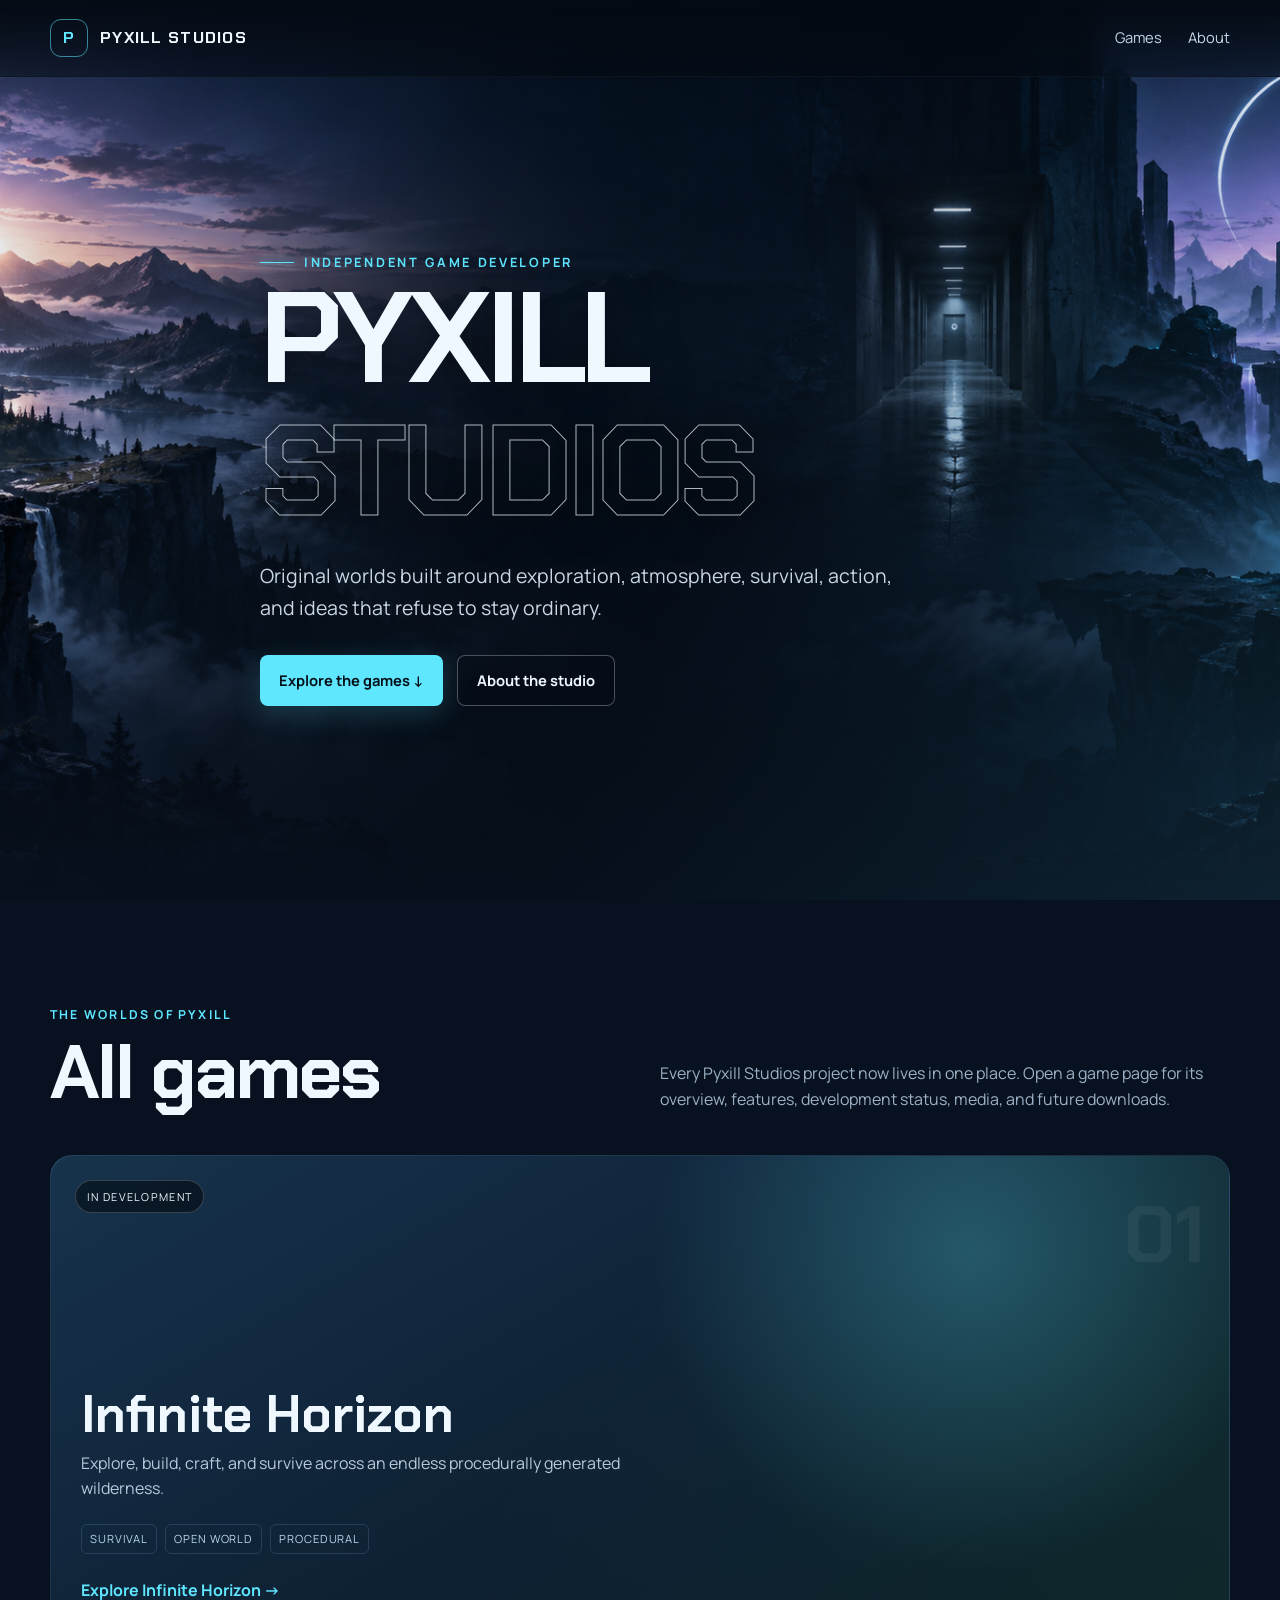
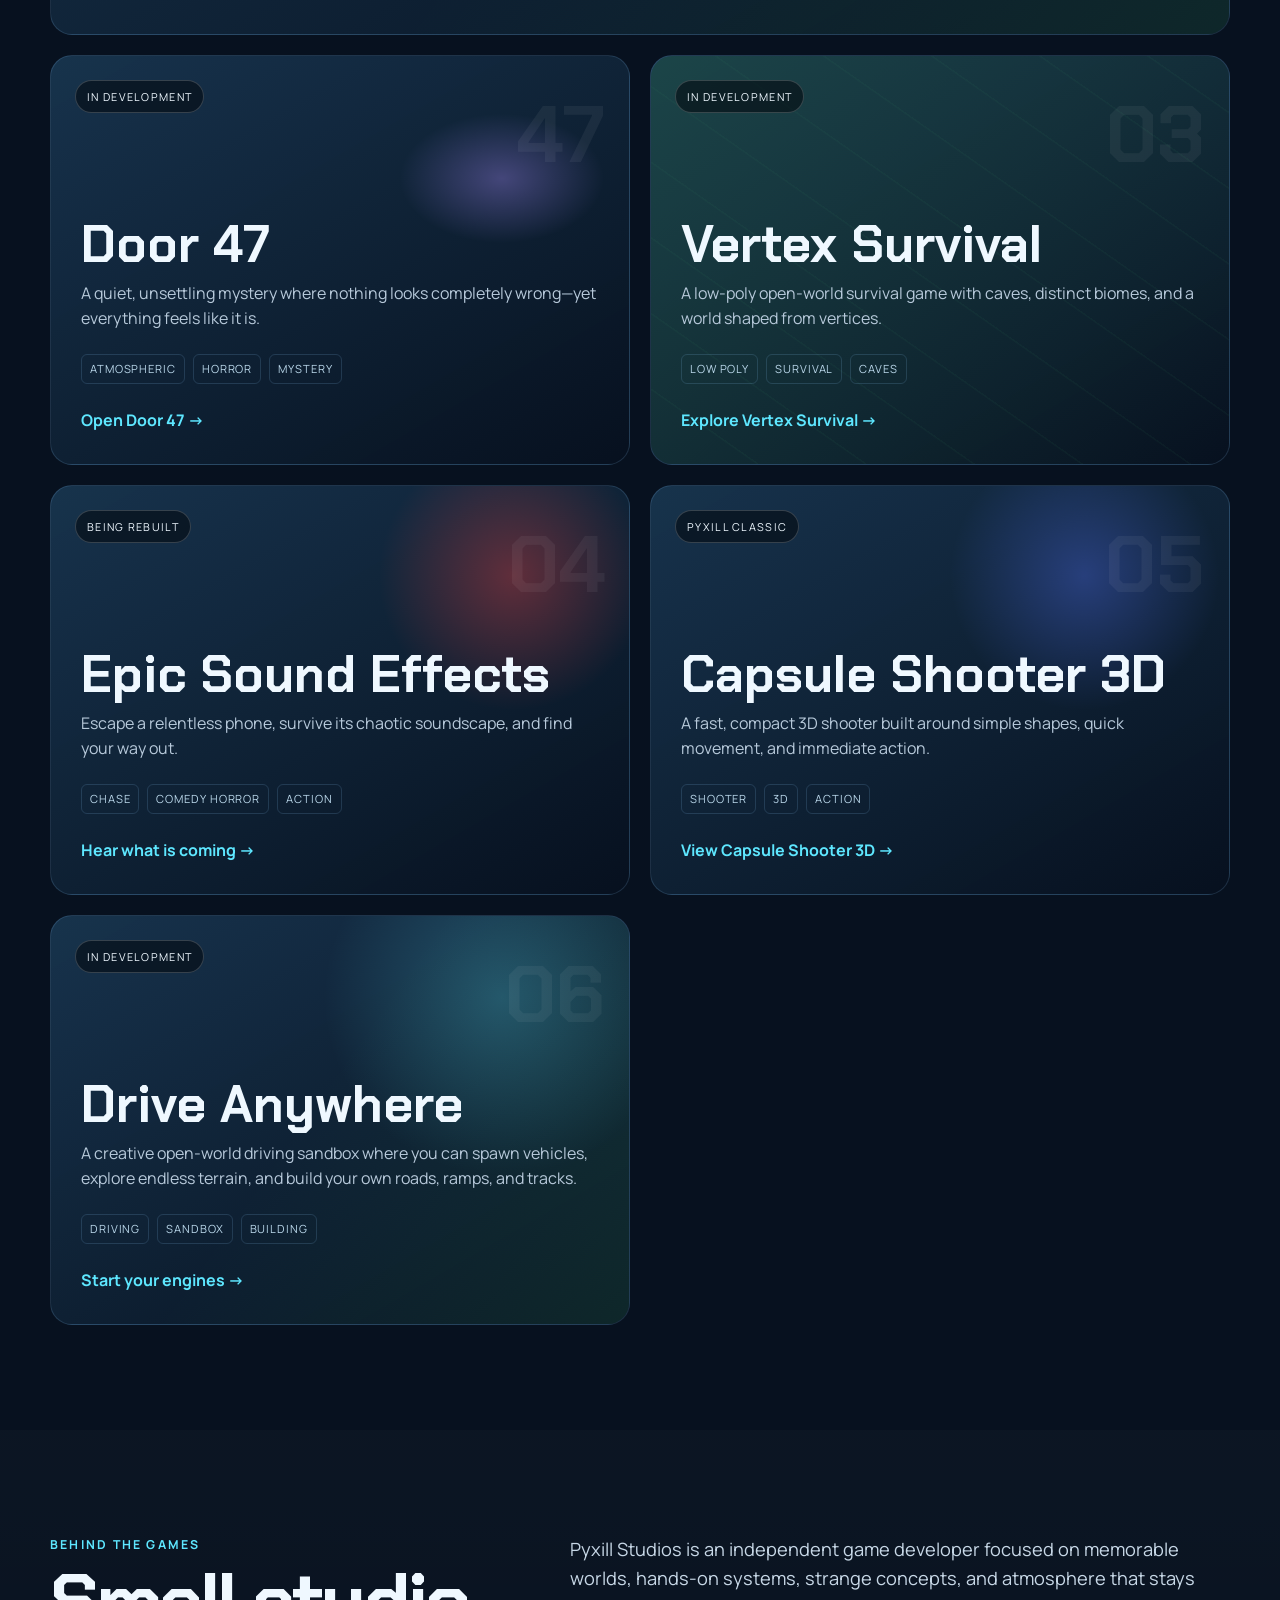
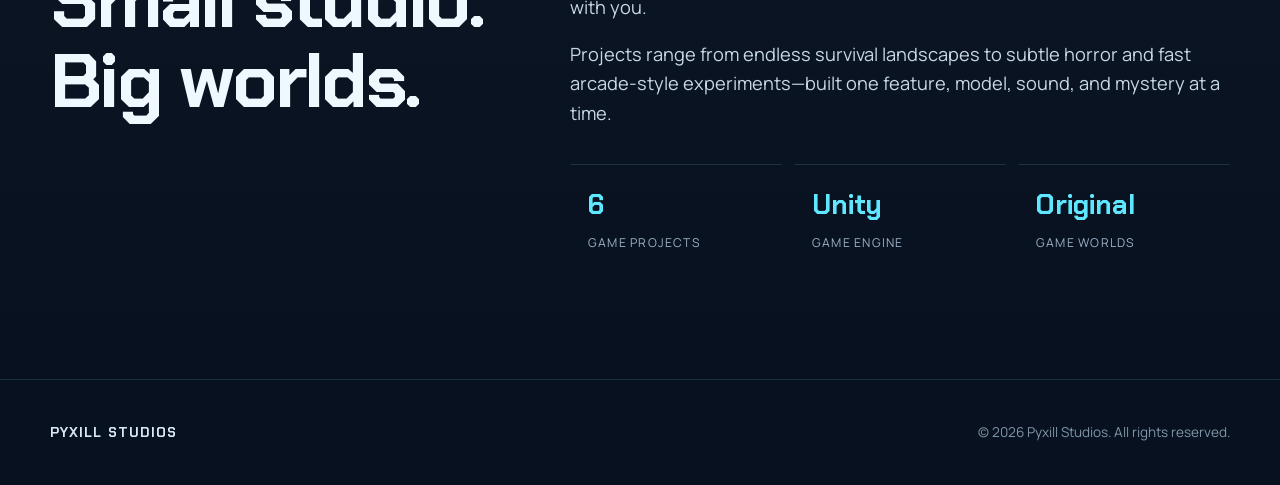
<file: index.html>
<!doctype html><html lang="en"><head><meta charset="utf-8"><meta name="viewport" content="width=device-width,initial-scale=1"><meta name="theme-color" content="#07111f"><meta name="description" content="Pyxill Studios — original indie games and strange new worlds."><title>Pyxill Studios — Indie Games</title><link rel="preconnect" href="https://fonts.googleapis.com"><link rel="preconnect" href="https://fonts.gstatic.com" crossorigin><link href="https://fonts.googleapis.com/css2?family=Chakra+Petch:wght@500;600;700&family=Manrope:wght@400;500;600;700&display=swap" rel="stylesheet"><link rel="stylesheet" href="styles.css"></head>
<body><a class="skip" href="#games">Skip to games</a><nav><div class="wrap nav-inner"><a class="brand" href="./"><span class="mark">P</span> PYXILL STUDIOS</a><button class="menu-button" aria-expanded="false">☰</button><div class="nav-links"><a href="#games">Games</a><a href="#about">About</a></div></div></nav>
<header class="hero" id="top"><div class="wrap hero-content"><div class="eyebrow">Independent game developer</div><h1>PYXILL <span>STUDIOS</span></h1><p class="intro">Original worlds built around exploration, atmosphere, survival, action, and ideas that refuse to stay ordinary.</p><div class="actions"><a class="button primary" href="#games">Explore the games ↓</a><a class="button secondary" href="#about">About the studio</a></div></div></header>
<main><section id="games"><div class="wrap"><div class="section-head reveal"><div><div class="kicker">The worlds of Pyxill</div><h2>All games</h2></div><p>Every Pyxill Studios project now lives in one place. Open a game page for its overview, features, development status, media, and future downloads.</p></div><div class="game-grid">
<article class="game-card horizon reveal"><span class="status">In development</span><span class="game-no">01</span><h3>Infinite Horizon</h3><p>Explore, build, craft, and survive across an endless procedurally generated wilderness.</p><div class="tags"><span>Survival</span><span>Open world</span><span>Procedural</span></div><a class="card-link" href="Infinite-Horizon/">Explore Infinite Horizon →</a></article>
<article class="game-card door reveal"><span class="status">In development</span><span class="game-no">47</span><h3>Door 47</h3><p>A quiet, unsettling mystery where nothing looks completely wrong—yet everything feels like it is.</p><div class="tags"><span>Atmospheric</span><span>Horror</span><span>Mystery</span></div><a class="card-link" href="Door-47/">Open Door 47 →</a></article>
<article class="game-card vertex reveal"><span class="status">In development</span><span class="game-no">03</span><h3>Vertex Survival</h3><p>A low-poly open-world survival game with caves, distinct biomes, and a world shaped from vertices.</p><div class="tags"><span>Low poly</span><span>Survival</span><span>Caves</span></div><a class="card-link" href="Vertex-Survival/">Explore Vertex Survival →</a></article>
<article class="game-card effects reveal"><span class="status">Being rebuilt</span><span class="game-no">04</span><h3>Epic Sound Effects</h3><p>Escape a relentless phone, survive its chaotic soundscape, and find your way out.</p><div class="tags"><span>Chase</span><span>Comedy horror</span><span>Action</span></div><a class="card-link" href="Epic-Sound-Effects/">Hear what is coming →</a></article>
<article class="game-card capsule reveal"><span class="status">Pyxill classic</span><span class="game-no">05</span><h3>Capsule Shooter 3D</h3><p>A fast, compact 3D shooter built around simple shapes, quick movement, and immediate action.</p><div class="tags"><span>Shooter</span><span>3D</span><span>Action</span></div><a class="card-link" href="Capsule-Shooter-3D/">View Capsule Shooter 3D →</a></article>
<article class="game-card drive reveal"><span class="status">In development</span><span class="game-no">06</span><h3>Drive Anywhere</h3><p>A creative open-world driving sandbox where you can spawn vehicles, explore endless terrain, and build your own roads, ramps, and tracks.</p><div class="tags"><span>Driving</span><span>Sandbox</span><span>Building</span></div><a class="card-link" href="Drive-Anywhere/">Start your engines →</a></article>
</div></div></section><section class="about" id="about"><div class="wrap about-grid"><div class="reveal"><div class="kicker">Behind the games</div><h2>Small studio.<br>Big worlds.</h2></div><div class="about-copy reveal"><p>Pyxill Studios is an independent game developer focused on memorable worlds, hands-on systems, strange concepts, and atmosphere that stays with you.</p><p>Projects range from endless survival landscapes to subtle horror and fast arcade-style experiments—built one feature, model, sound, and mystery at a time.</p><div class="stats"><div class="stat"><strong>6</strong><span>Game projects</span></div><div class="stat"><strong>Unity</strong><span>Game engine</span></div><div class="stat"><strong>Original</strong><span>Game worlds</span></div></div></div></div></section></main>
<footer><div class="wrap footer-inner"><div class="footer-brand">PYXILL STUDIOS</div><div>© <span data-year></span> Pyxill Studios. All rights reserved.</div></div></footer><script src="script.js"></script></body></html>
</file>
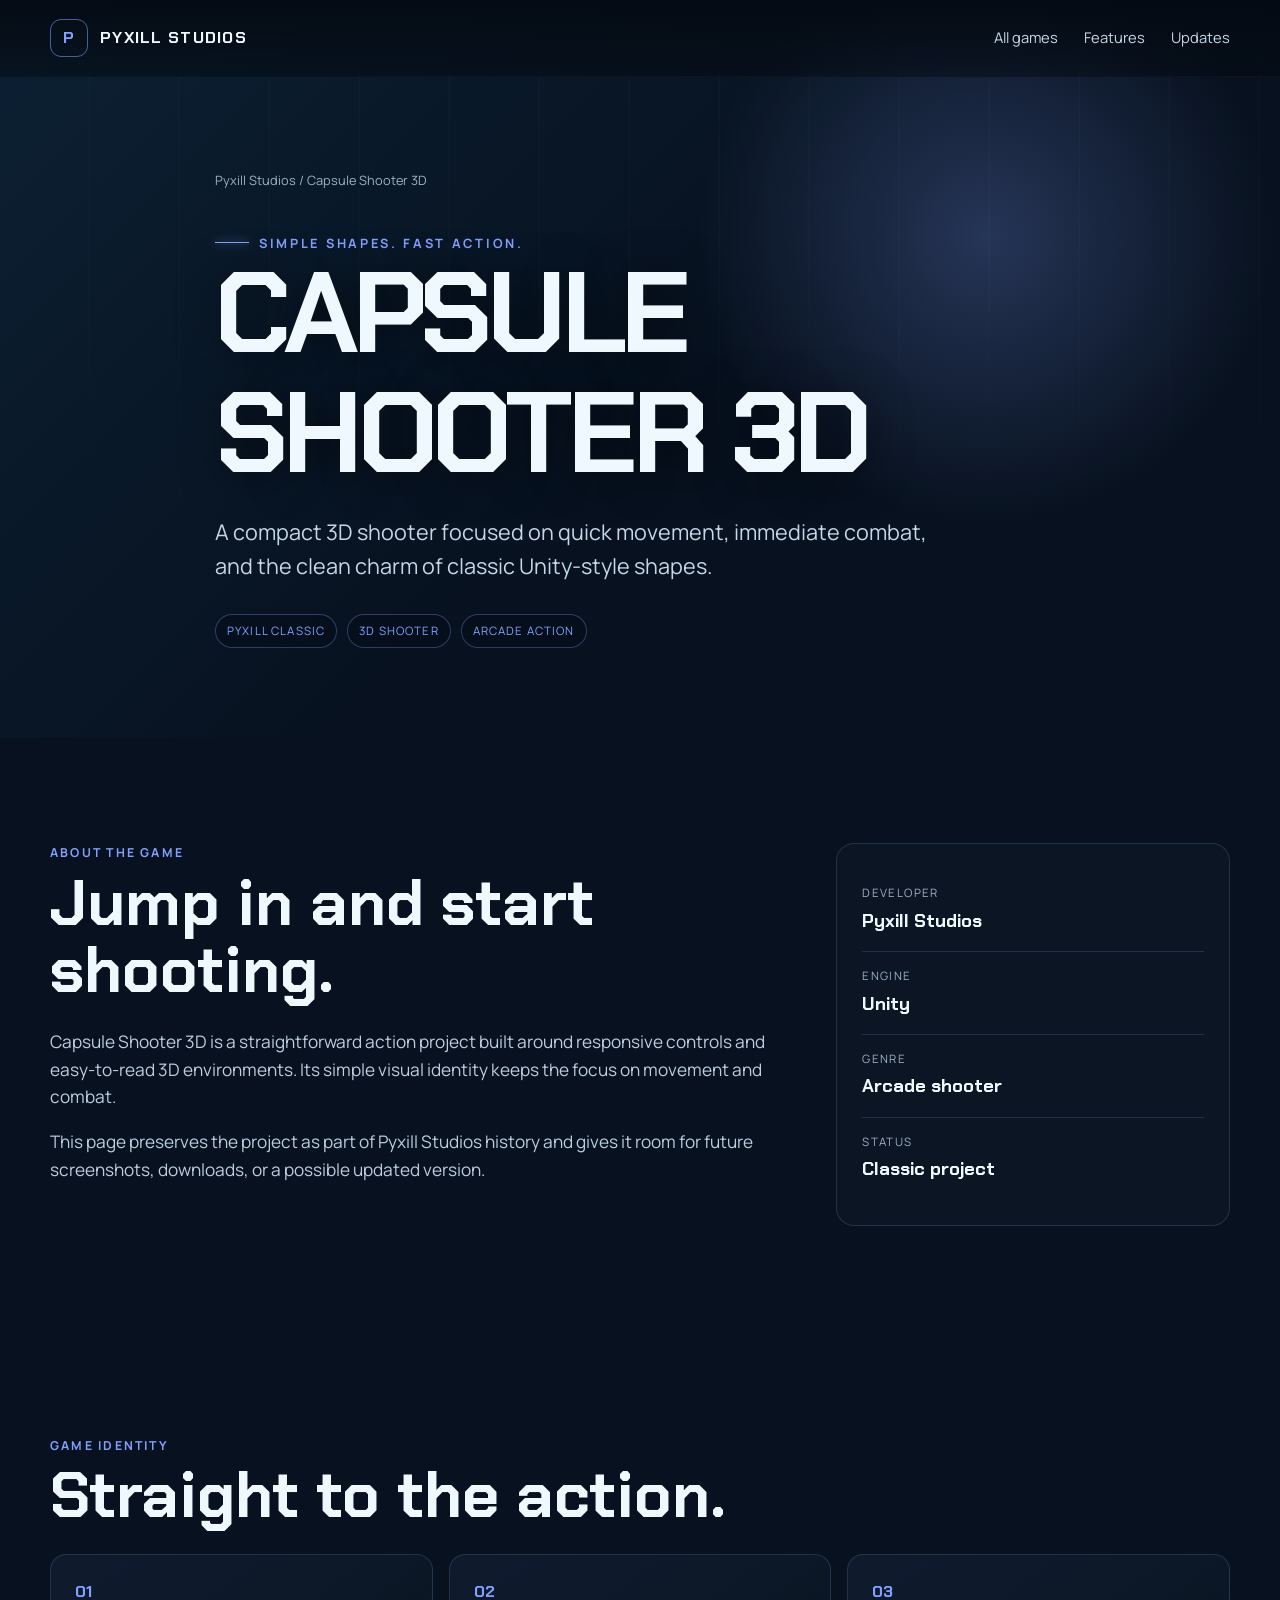
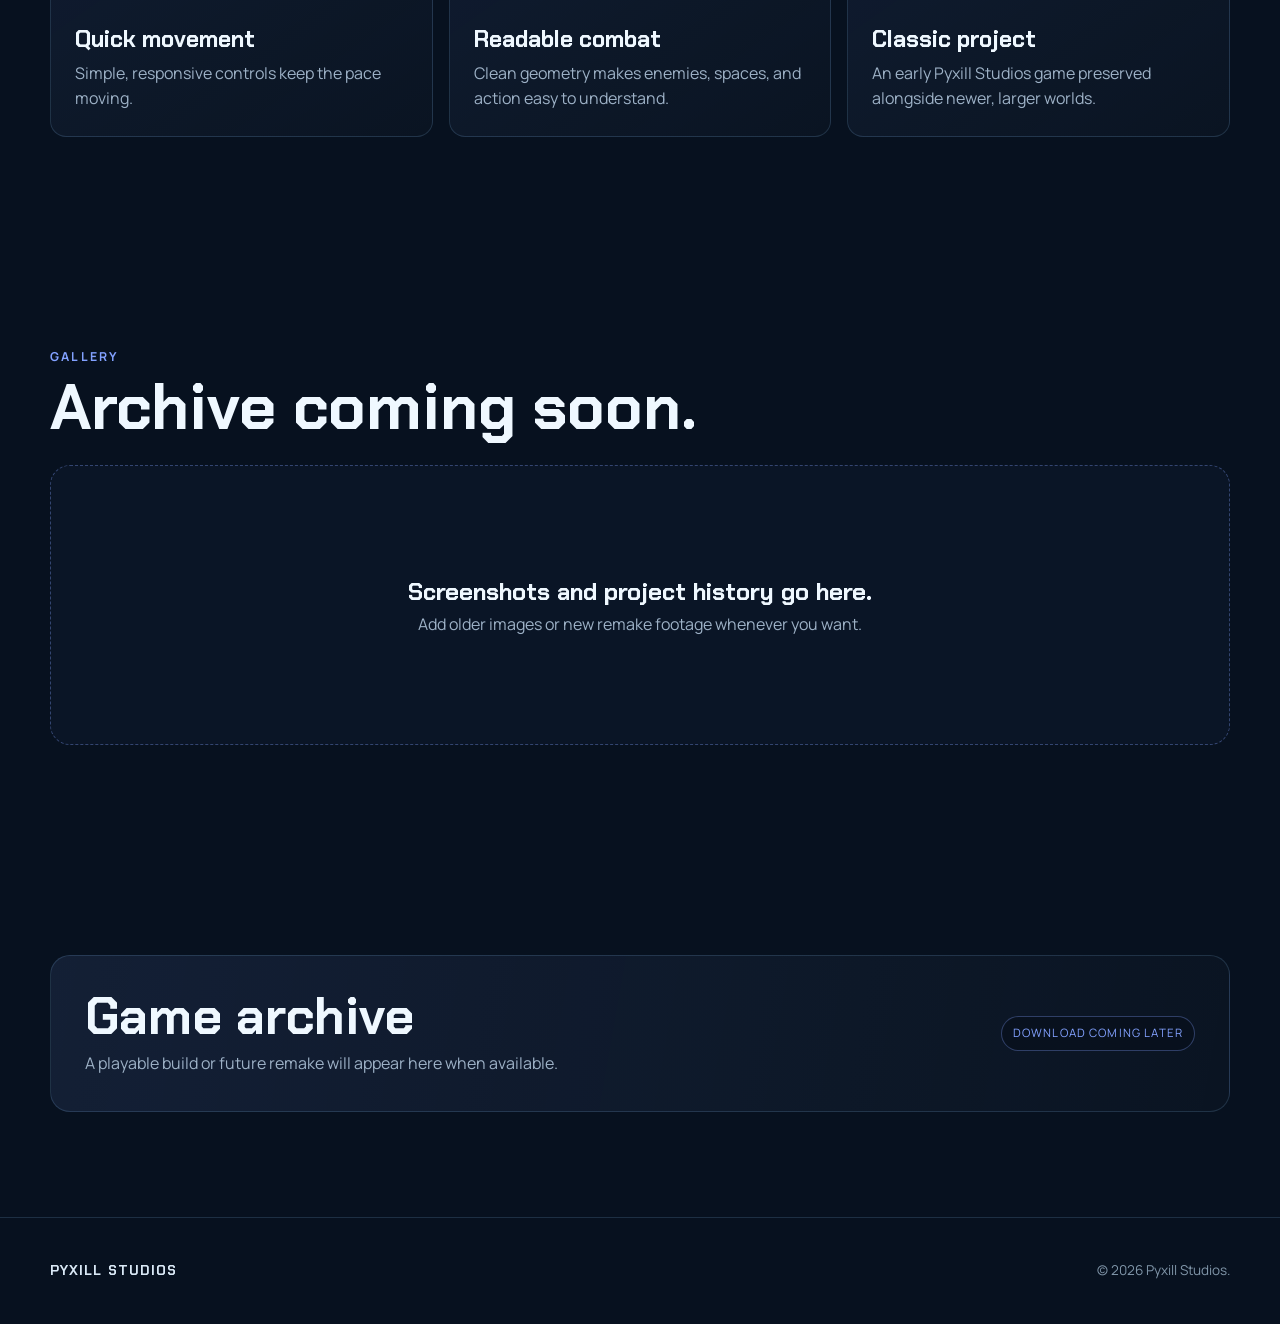
<file: Capsule-Shooter-3D/index.html>
<!doctype html><html lang="en"><head><meta charset="utf-8"><meta name="viewport" content="width=device-width,initial-scale=1"><meta name="description" content="Capsule Shooter 3D — a fast arcade shooter by Pyxill Studios."><title>Capsule Shooter 3D | Pyxill Studios</title><link rel="preconnect" href="https://fonts.googleapis.com"><link rel="preconnect" href="https://fonts.gstatic.com" crossorigin><link href="https://fonts.googleapis.com/css2?family=Chakra+Petch:wght@500;600;700&family=Manrope:wght@400;500;600;700&display=swap" rel="stylesheet"><link rel="stylesheet" href="../styles.css"></head><body class="game-page capsule-theme">
<nav><div class="wrap nav-inner"><a class="brand" href="../"><span class="mark">P</span> PYXILL STUDIOS</a><button class="menu-button" aria-expanded="false">☰</button><div class="nav-links"><a href="../#games">All games</a><a href="#features">Features</a><a href="#downloads">Updates</a></div></div></nav>
<header class="game-hero"><div class="wrap game-hero-content"><div class="crumbs"><a href="../">Pyxill Studios</a> / Capsule Shooter 3D</div><div class="eyebrow">Simple shapes. Fast action.</div><h1>CAPSULE<br>SHOOTER 3D</h1><p class="lede">A compact 3D shooter focused on quick movement, immediate combat, and the clean charm of classic Unity-style shapes.</p><div class="status-row"><span class="pill">Pyxill classic</span><span class="pill">3D shooter</span><span class="pill">Arcade action</span></div></div></header>
<main><section><div class="wrap content-grid"><div class="prose reveal"><div class="kicker">About the game</div><h2>Jump in and start shooting.</h2><p>Capsule Shooter 3D is a straightforward action project built around responsive controls and easy-to-read 3D environments. Its simple visual identity keeps the focus on movement and combat.</p><p>This page preserves the project as part of Pyxill Studios history and gives it room for future screenshots, downloads, or a possible updated version.</p></div><aside class="info-panel reveal"><div class="info-row"><span>Developer</span><strong>Pyxill Studios</strong></div><div class="info-row"><span>Engine</span><strong>Unity</strong></div><div class="info-row"><span>Genre</span><strong>Arcade shooter</strong></div><div class="info-row"><span>Status</span><strong>Classic project</strong></div></aside></div></section>
<section class="feature-section" id="features"><div class="wrap"><div class="kicker">Game identity</div><h2 class="reveal">Straight to the action.</h2><div class="features"><article class="feature reveal"><span class="num">01</span><h3>Quick movement</h3><p>Simple, responsive controls keep the pace moving.</p></article><article class="feature reveal"><span class="num">02</span><h3>Readable combat</h3><p>Clean geometry makes enemies, spaces, and action easy to understand.</p></article><article class="feature reveal"><span class="num">03</span><h3>Classic project</h3><p>An early Pyxill Studios game preserved alongside newer, larger worlds.</p></article></div></div></section>
<section class="media-section"><div class="wrap"><div class="kicker">Gallery</div><h2>Archive coming soon.</h2><div class="media-placeholder reveal"><div><strong>Screenshots and project history go here.</strong>Add older images or new remake footage whenever you want.</div></div></div></section><section id="downloads"><div class="wrap"><div class="download-box reveal"><div><h2>Game archive</h2><p>A playable build or future remake will appear here when available.</p></div><span class="pill">Download coming later</span></div></div></section></main><footer><div class="wrap footer-inner"><div class="footer-brand">PYXILL STUDIOS</div><div>© <span data-year></span> Pyxill Studios.</div></div></footer><script src="../script.js"></script></body></html>
</file>
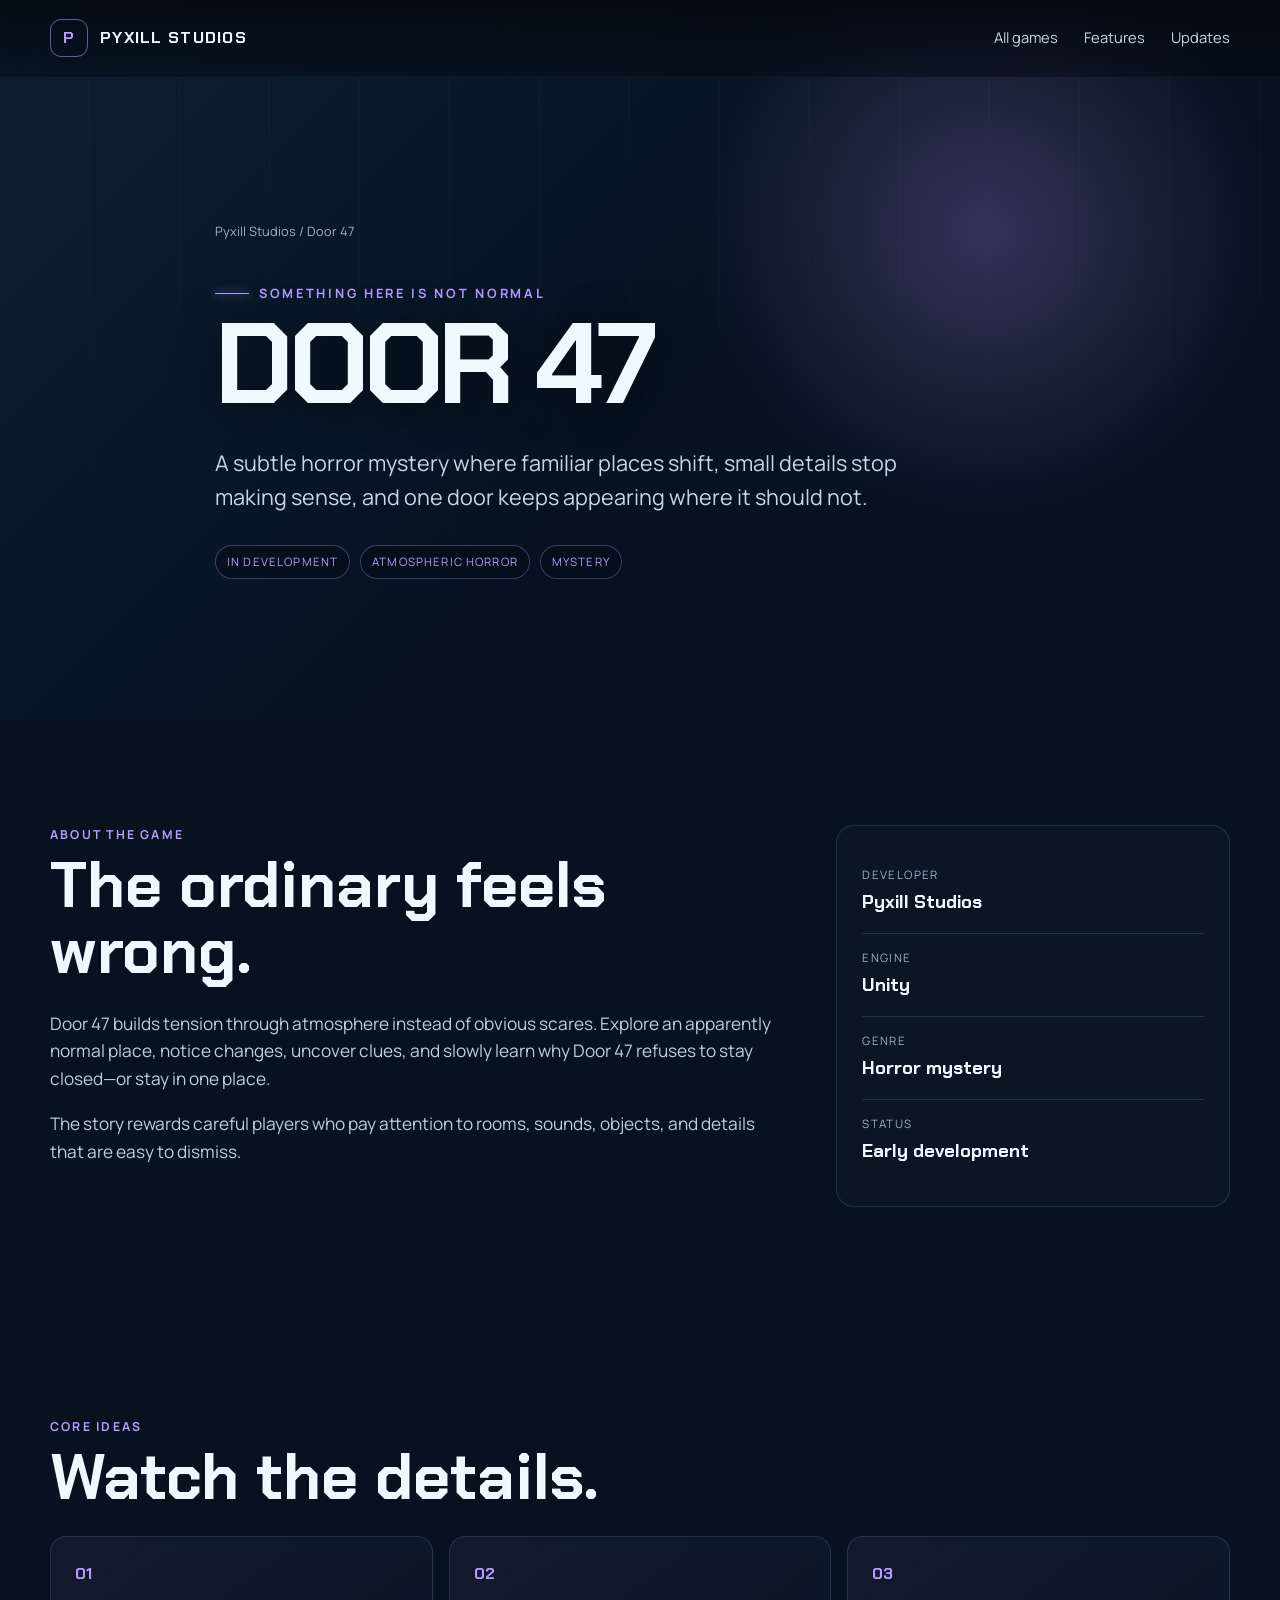
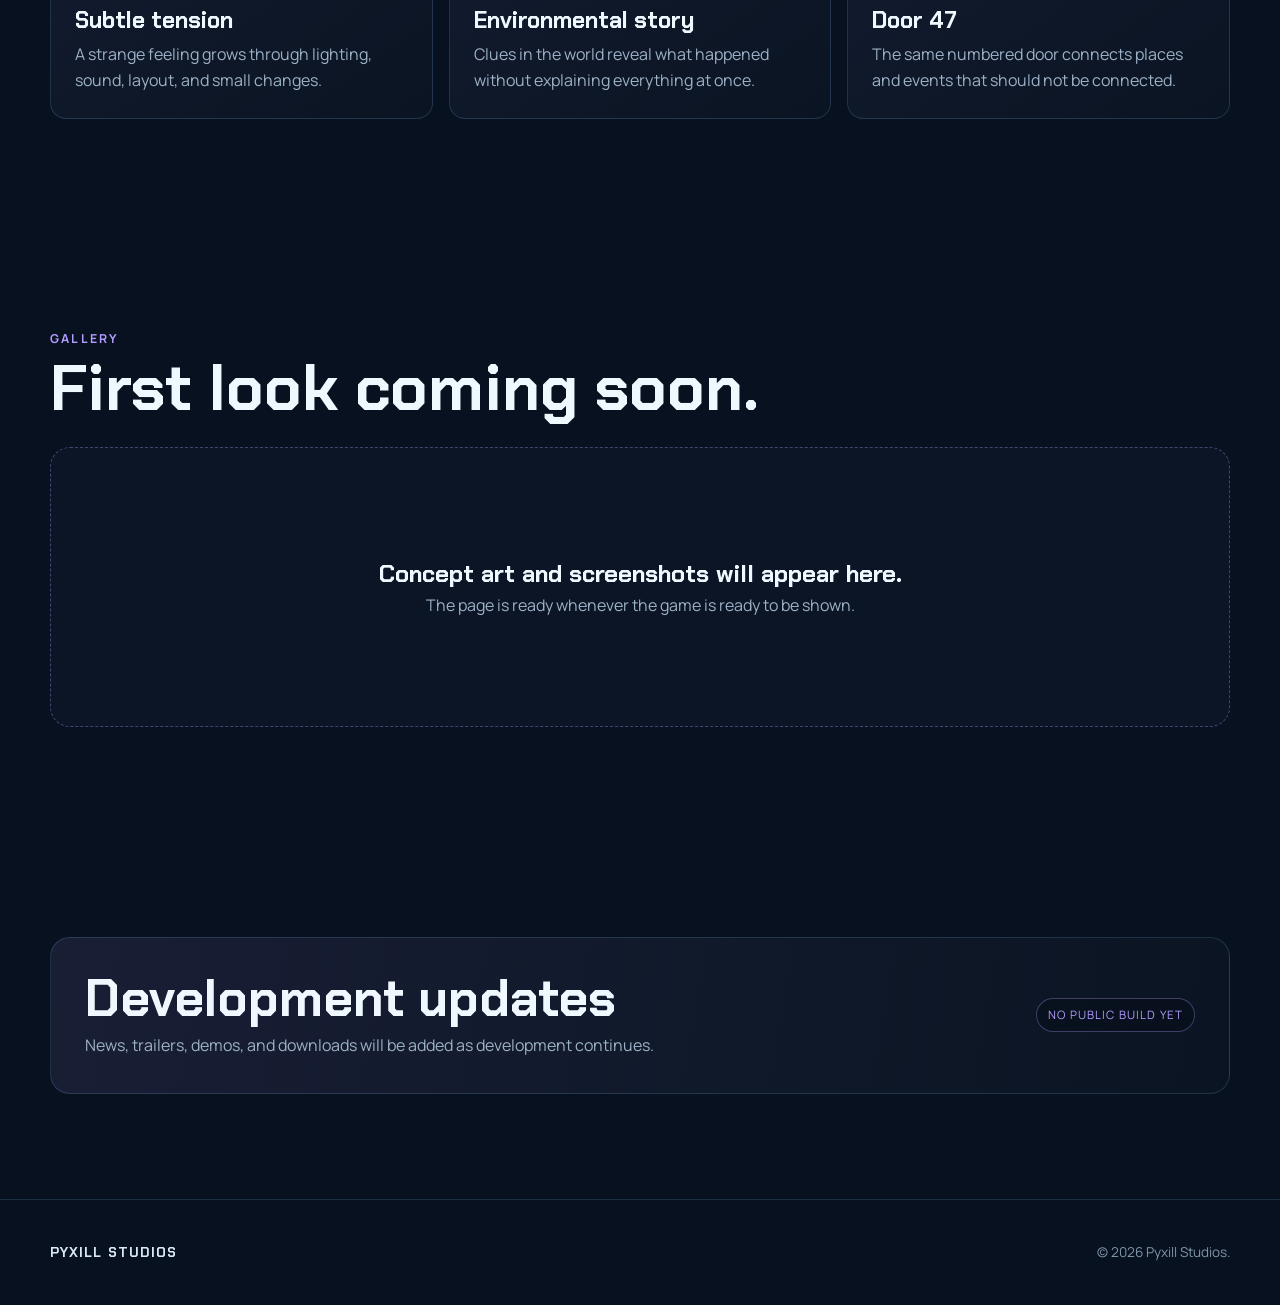
<file: Door-47/index.html>
<!doctype html><html lang="en"><head><meta charset="utf-8"><meta name="viewport" content="width=device-width,initial-scale=1"><meta name="description" content="Door 47 — an atmospheric mystery game by Pyxill Studios."><title>Door 47 | Pyxill Studios</title><link rel="preconnect" href="https://fonts.googleapis.com"><link rel="preconnect" href="https://fonts.gstatic.com" crossorigin><link href="https://fonts.googleapis.com/css2?family=Chakra+Petch:wght@500;600;700&family=Manrope:wght@400;500;600;700&display=swap" rel="stylesheet"><link rel="stylesheet" href="../styles.css"></head><body class="game-page door-theme">
<nav><div class="wrap nav-inner"><a class="brand" href="../"><span class="mark">P</span> PYXILL STUDIOS</a><button class="menu-button" aria-expanded="false">☰</button><div class="nav-links"><a href="../#games">All games</a><a href="#features">Features</a><a href="#downloads">Updates</a></div></div></nav>
<header class="game-hero"><div class="wrap game-hero-content"><div class="crumbs"><a href="../">Pyxill Studios</a> / Door 47</div><div class="eyebrow">Something here is not normal</div><h1>DOOR 47</h1><p class="lede">A subtle horror mystery where familiar places shift, small details stop making sense, and one door keeps appearing where it should not.</p><div class="status-row"><span class="pill">In development</span><span class="pill">Atmospheric horror</span><span class="pill">Mystery</span></div></div></header>
<main><section><div class="wrap content-grid"><div class="prose reveal"><div class="kicker">About the game</div><h2>The ordinary feels wrong.</h2><p>Door 47 builds tension through atmosphere instead of obvious scares. Explore an apparently normal place, notice changes, uncover clues, and slowly learn why Door 47 refuses to stay closed—or stay in one place.</p><p>The story rewards careful players who pay attention to rooms, sounds, objects, and details that are easy to dismiss.</p></div><aside class="info-panel reveal"><div class="info-row"><span>Developer</span><strong>Pyxill Studios</strong></div><div class="info-row"><span>Engine</span><strong>Unity</strong></div><div class="info-row"><span>Genre</span><strong>Horror mystery</strong></div><div class="info-row"><span>Status</span><strong>Early development</strong></div></aside></div></section>
<section class="feature-section" id="features"><div class="wrap"><div class="kicker">Core ideas</div><h2 class="reveal">Watch the details.</h2><div class="features"><article class="feature reveal"><span class="num">01</span><h3>Subtle tension</h3><p>A strange feeling grows through lighting, sound, layout, and small changes.</p></article><article class="feature reveal"><span class="num">02</span><h3>Environmental story</h3><p>Clues in the world reveal what happened without explaining everything at once.</p></article><article class="feature reveal"><span class="num">03</span><h3>Door 47</h3><p>The same numbered door connects places and events that should not be connected.</p></article></div></div></section>
<section class="media-section"><div class="wrap"><div class="kicker">Gallery</div><h2>First look coming soon.</h2><div class="media-placeholder reveal"><div><strong>Concept art and screenshots will appear here.</strong>The page is ready whenever the game is ready to be shown.</div></div></div></section><section id="downloads"><div class="wrap"><div class="download-box reveal"><div><h2>Development updates</h2><p>News, trailers, demos, and downloads will be added as development continues.</p></div><span class="pill">No public build yet</span></div></div></section></main><footer><div class="wrap footer-inner"><div class="footer-brand">PYXILL STUDIOS</div><div>© <span data-year></span> Pyxill Studios.</div></div></footer><script src="../script.js"></script></body></html>
</file>
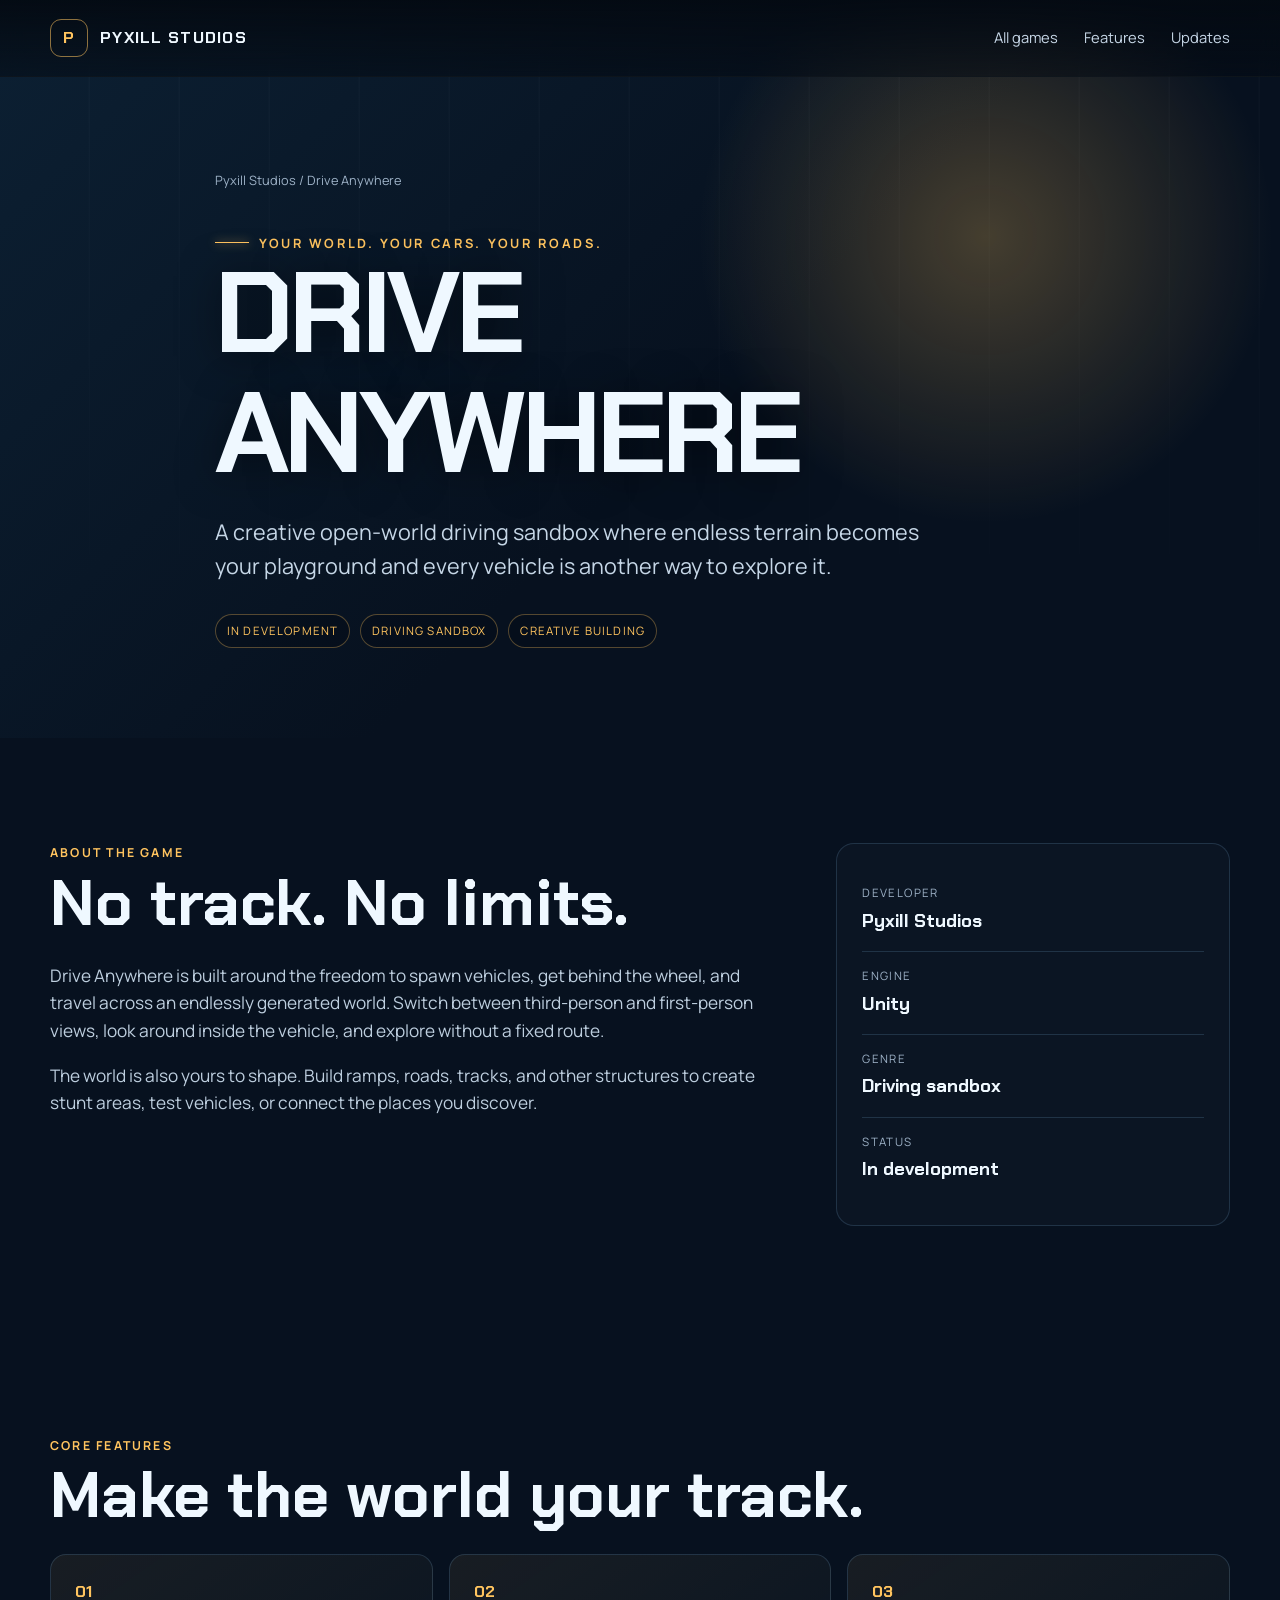
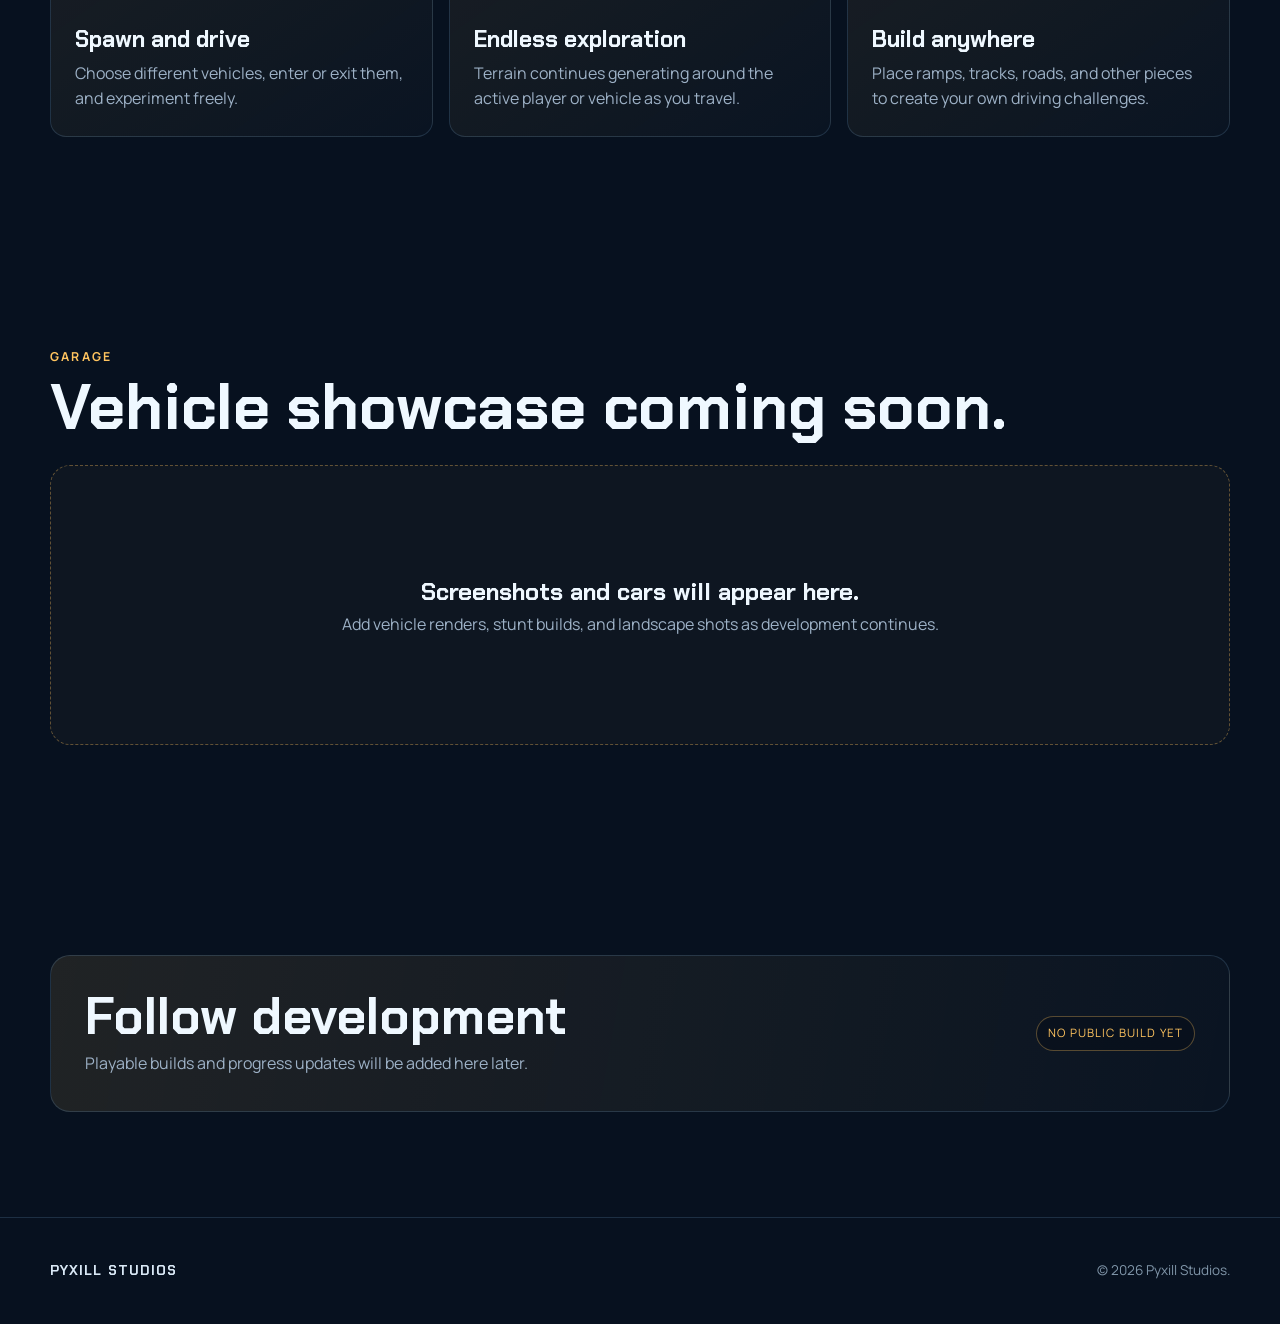
<file: Drive-Anywhere/index.html>
<!doctype html><html lang="en"><head><meta charset="utf-8"><meta name="viewport" content="width=device-width,initial-scale=1"><meta name="description" content="Drive Anywhere — an open-world driving sandbox by Pyxill Studios."><title>Drive Anywhere | Pyxill Studios</title><link rel="preconnect" href="https://fonts.googleapis.com"><link rel="preconnect" href="https://fonts.gstatic.com" crossorigin><link href="https://fonts.googleapis.com/css2?family=Chakra+Petch:wght@500;600;700&family=Manrope:wght@400;500;600;700&display=swap" rel="stylesheet"><link rel="stylesheet" href="../styles.css"></head><body class="game-page" style="--accent:#ffc45f;--accent-rgb:255,196,95">
<nav><div class="wrap nav-inner"><a class="brand" href="../"><span class="mark">P</span> PYXILL STUDIOS</a><button class="menu-button" aria-expanded="false">☰</button><div class="nav-links"><a href="../#games">All games</a><a href="#features">Features</a><a href="#downloads">Updates</a></div></div></nav>
<header class="game-hero"><div class="wrap game-hero-content"><div class="crumbs"><a href="../">Pyxill Studios</a> / Drive Anywhere</div><div class="eyebrow">Your world. Your cars. Your roads.</div><h1>DRIVE<br>ANYWHERE</h1><p class="lede">A creative open-world driving sandbox where endless terrain becomes your playground and every vehicle is another way to explore it.</p><div class="status-row"><span class="pill">In development</span><span class="pill">Driving sandbox</span><span class="pill">Creative building</span></div></div></header>
<main><section><div class="wrap content-grid"><div class="prose reveal"><div class="kicker">About the game</div><h2>No track. No limits.</h2><p>Drive Anywhere is built around the freedom to spawn vehicles, get behind the wheel, and travel across an endlessly generated world. Switch between third-person and first-person views, look around inside the vehicle, and explore without a fixed route.</p><p>The world is also yours to shape. Build ramps, roads, tracks, and other structures to create stunt areas, test vehicles, or connect the places you discover.</p></div><aside class="info-panel reveal"><div class="info-row"><span>Developer</span><strong>Pyxill Studios</strong></div><div class="info-row"><span>Engine</span><strong>Unity</strong></div><div class="info-row"><span>Genre</span><strong>Driving sandbox</strong></div><div class="info-row"><span>Status</span><strong>In development</strong></div></aside></div></section>
<section class="feature-section" id="features"><div class="wrap"><div class="kicker">Core features</div><h2 class="reveal">Make the world your track.</h2><div class="features"><article class="feature reveal"><span class="num">01</span><h3>Spawn and drive</h3><p>Choose different vehicles, enter or exit them, and experiment freely.</p></article><article class="feature reveal"><span class="num">02</span><h3>Endless exploration</h3><p>Terrain continues generating around the active player or vehicle as you travel.</p></article><article class="feature reveal"><span class="num">03</span><h3>Build anywhere</h3><p>Place ramps, tracks, roads, and other pieces to create your own driving challenges.</p></article></div></div></section>
<section class="media-section"><div class="wrap"><div class="kicker">Garage</div><h2>Vehicle showcase coming soon.</h2><div class="media-placeholder reveal"><div><strong>Screenshots and cars will appear here.</strong>Add vehicle renders, stunt builds, and landscape shots as development continues.</div></div></div></section><section id="downloads"><div class="wrap"><div class="download-box reveal"><div><h2>Follow development</h2><p>Playable builds and progress updates will be added here later.</p></div><span class="pill">No public build yet</span></div></div></section></main><footer><div class="wrap footer-inner"><div class="footer-brand">PYXILL STUDIOS</div><div>© <span data-year></span> Pyxill Studios.</div></div></footer><script src="../script.js"></script></body></html>
</file>
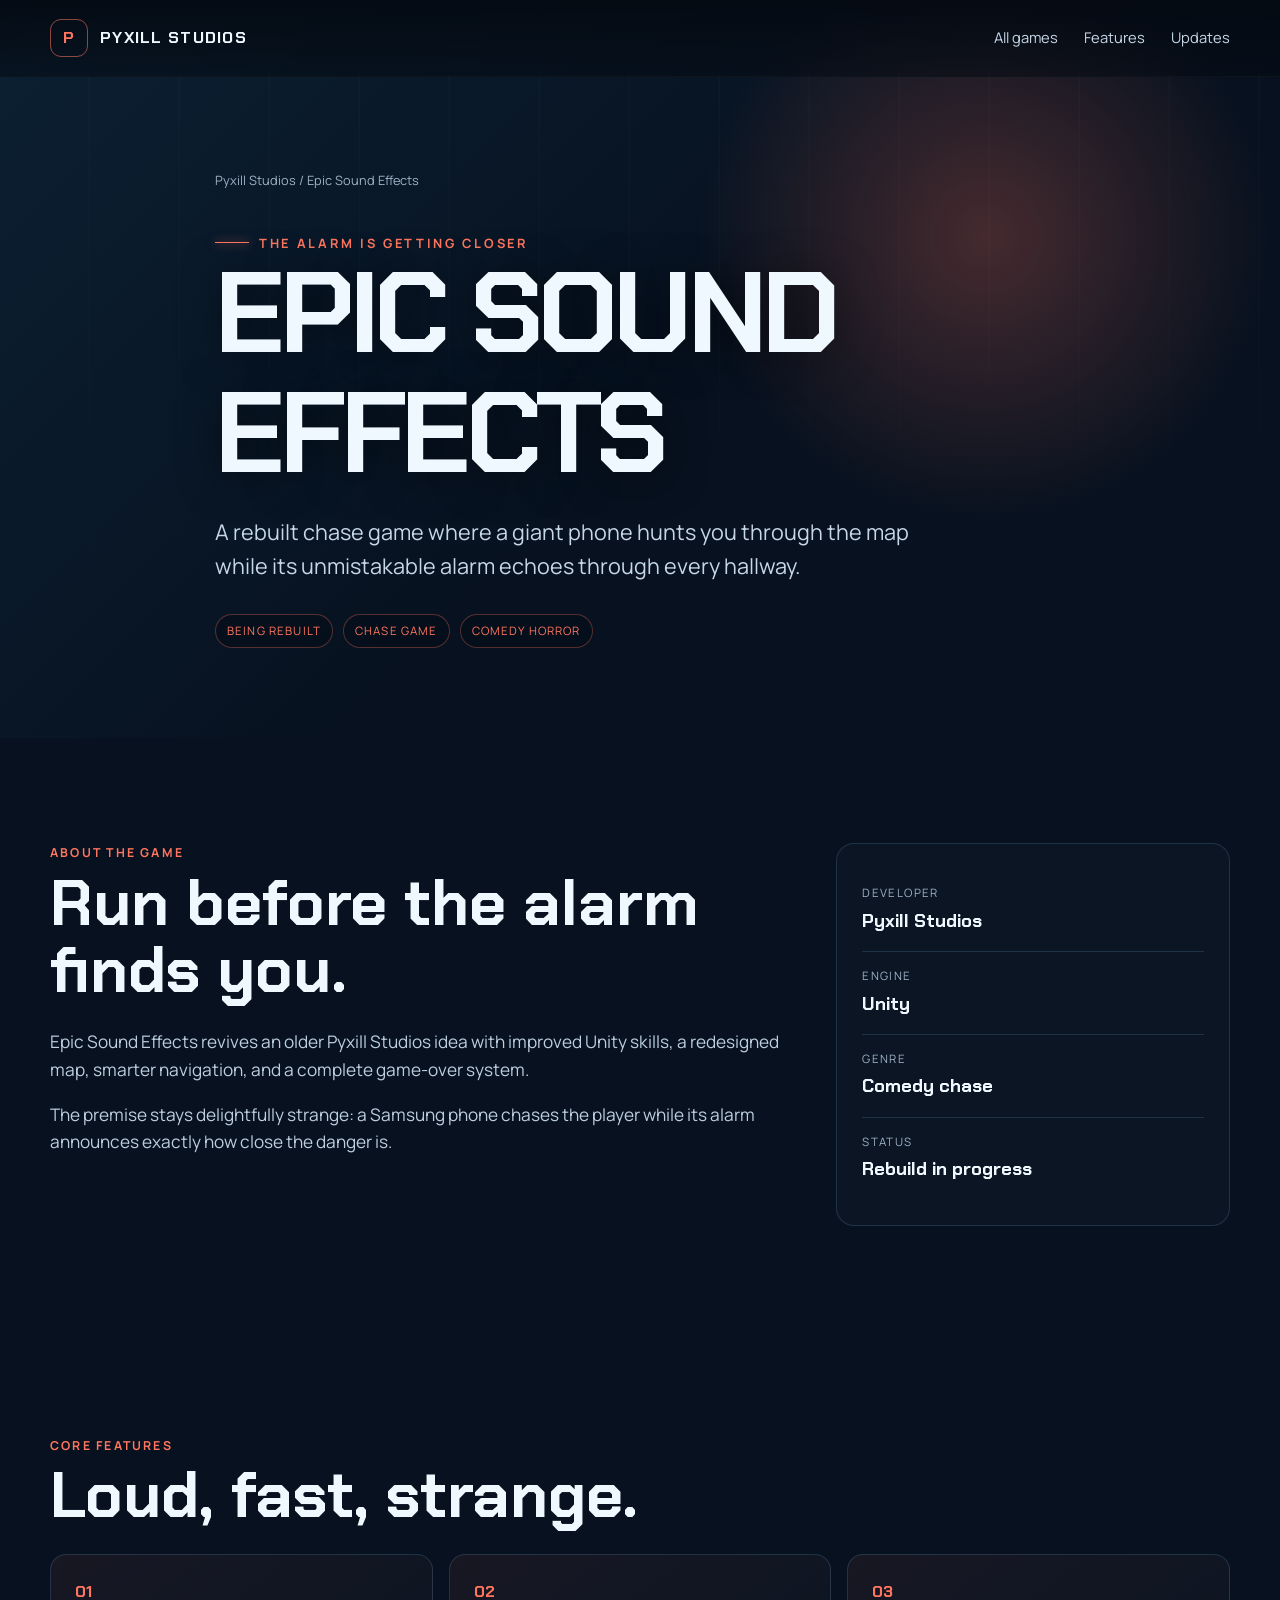
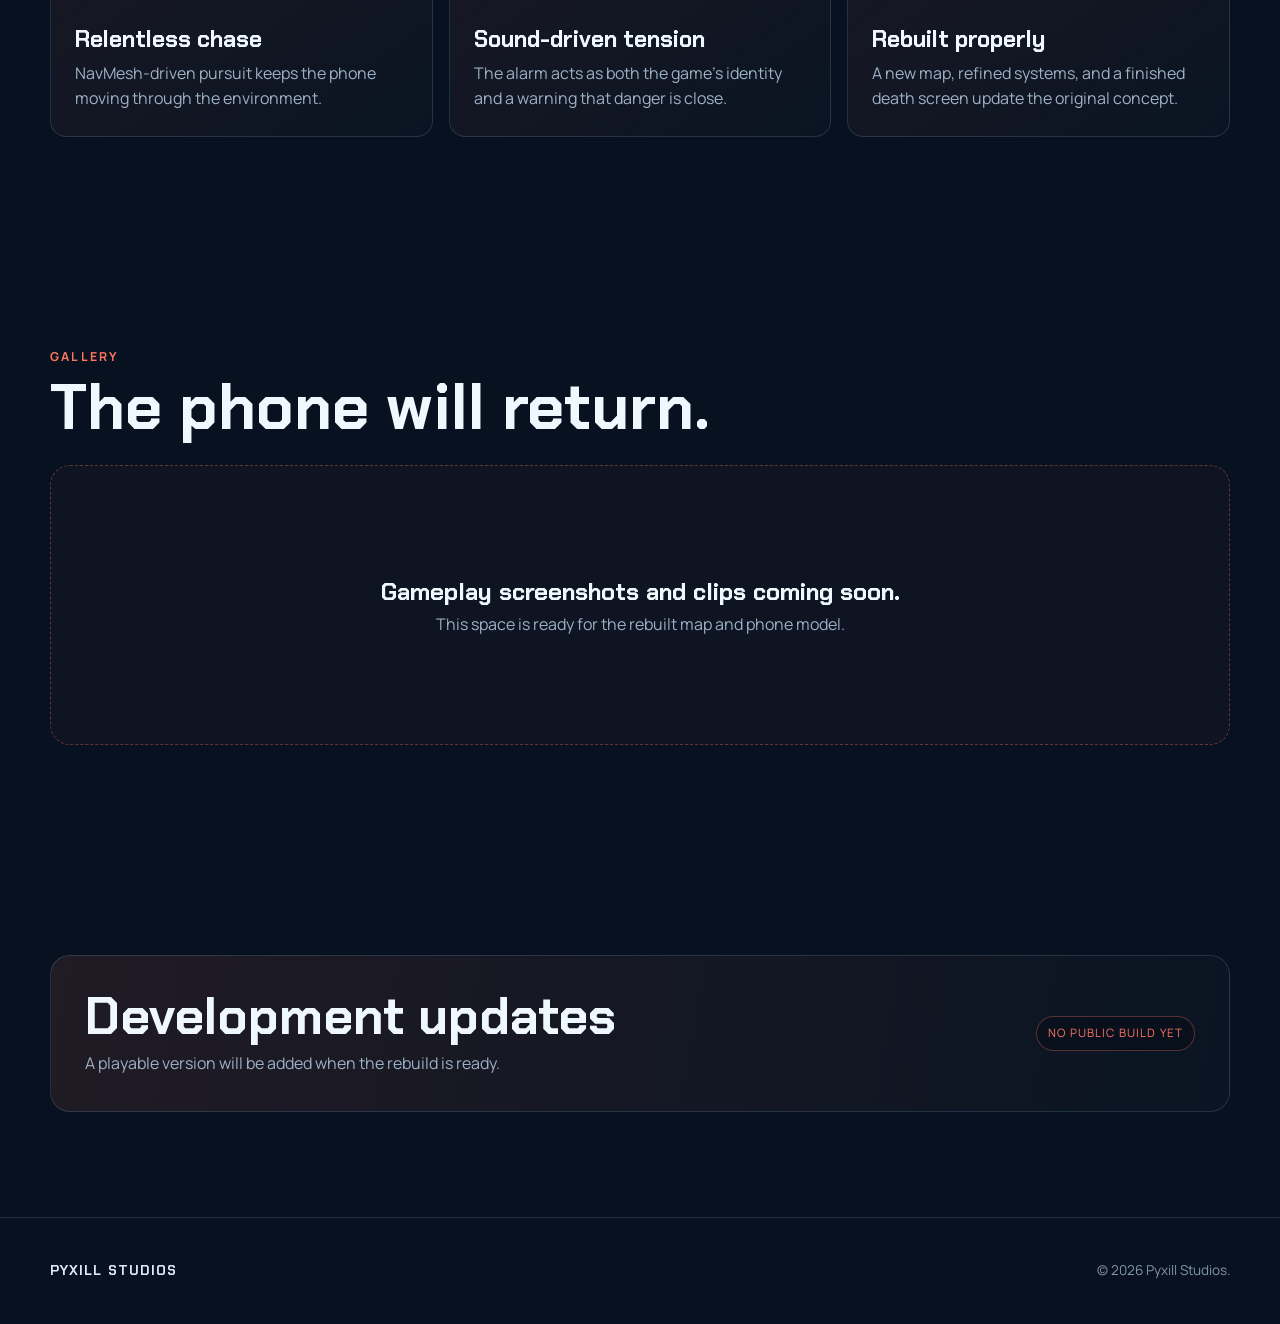
<file: Epic-Sound-Effects/index.html>
<!doctype html><html lang="en"><head><meta charset="utf-8"><meta name="viewport" content="width=device-width,initial-scale=1"><meta name="description" content="Epic Sound Effects — a chaotic chase game by Pyxill Studios."><title>Epic Sound Effects | Pyxill Studios</title><link rel="preconnect" href="https://fonts.googleapis.com"><link rel="preconnect" href="https://fonts.gstatic.com" crossorigin><link href="https://fonts.googleapis.com/css2?family=Chakra+Petch:wght@500;600;700&family=Manrope:wght@400;500;600;700&display=swap" rel="stylesheet"><link rel="stylesheet" href="../styles.css"></head><body class="game-page effects-theme">
<nav><div class="wrap nav-inner"><a class="brand" href="../"><span class="mark">P</span> PYXILL STUDIOS</a><button class="menu-button" aria-expanded="false">☰</button><div class="nav-links"><a href="../#games">All games</a><a href="#features">Features</a><a href="#downloads">Updates</a></div></div></nav>
<header class="game-hero"><div class="wrap game-hero-content"><div class="crumbs"><a href="../">Pyxill Studios</a> / Epic Sound Effects</div><div class="eyebrow">The alarm is getting closer</div><h1>EPIC SOUND<br>EFFECTS</h1><p class="lede">A rebuilt chase game where a giant phone hunts you through the map while its unmistakable alarm echoes through every hallway.</p><div class="status-row"><span class="pill">Being rebuilt</span><span class="pill">Chase game</span><span class="pill">Comedy horror</span></div></div></header>
<main><section><div class="wrap content-grid"><div class="prose reveal"><div class="kicker">About the game</div><h2>Run before the alarm finds you.</h2><p>Epic Sound Effects revives an older Pyxill Studios idea with improved Unity skills, a redesigned map, smarter navigation, and a complete game-over system.</p><p>The premise stays delightfully strange: a Samsung phone chases the player while its alarm announces exactly how close the danger is.</p></div><aside class="info-panel reveal"><div class="info-row"><span>Developer</span><strong>Pyxill Studios</strong></div><div class="info-row"><span>Engine</span><strong>Unity</strong></div><div class="info-row"><span>Genre</span><strong>Comedy chase</strong></div><div class="info-row"><span>Status</span><strong>Rebuild in progress</strong></div></aside></div></section>
<section class="feature-section" id="features"><div class="wrap"><div class="kicker">Core features</div><h2 class="reveal">Loud, fast, strange.</h2><div class="features"><article class="feature reveal"><span class="num">01</span><h3>Relentless chase</h3><p>NavMesh-driven pursuit keeps the phone moving through the environment.</p></article><article class="feature reveal"><span class="num">02</span><h3>Sound-driven tension</h3><p>The alarm acts as both the game's identity and a warning that danger is close.</p></article><article class="feature reveal"><span class="num">03</span><h3>Rebuilt properly</h3><p>A new map, refined systems, and a finished death screen update the original concept.</p></article></div></div></section>
<section class="media-section"><div class="wrap"><div class="kicker">Gallery</div><h2>The phone will return.</h2><div class="media-placeholder reveal"><div><strong>Gameplay screenshots and clips coming soon.</strong>This space is ready for the rebuilt map and phone model.</div></div></div></section><section id="downloads"><div class="wrap"><div class="download-box reveal"><div><h2>Development updates</h2><p>A playable version will be added when the rebuild is ready.</p></div><span class="pill">No public build yet</span></div></div></section></main><footer><div class="wrap footer-inner"><div class="footer-brand">PYXILL STUDIOS</div><div>© <span data-year></span> Pyxill Studios.</div></div></footer><script src="../script.js"></script></body></html>
</file>
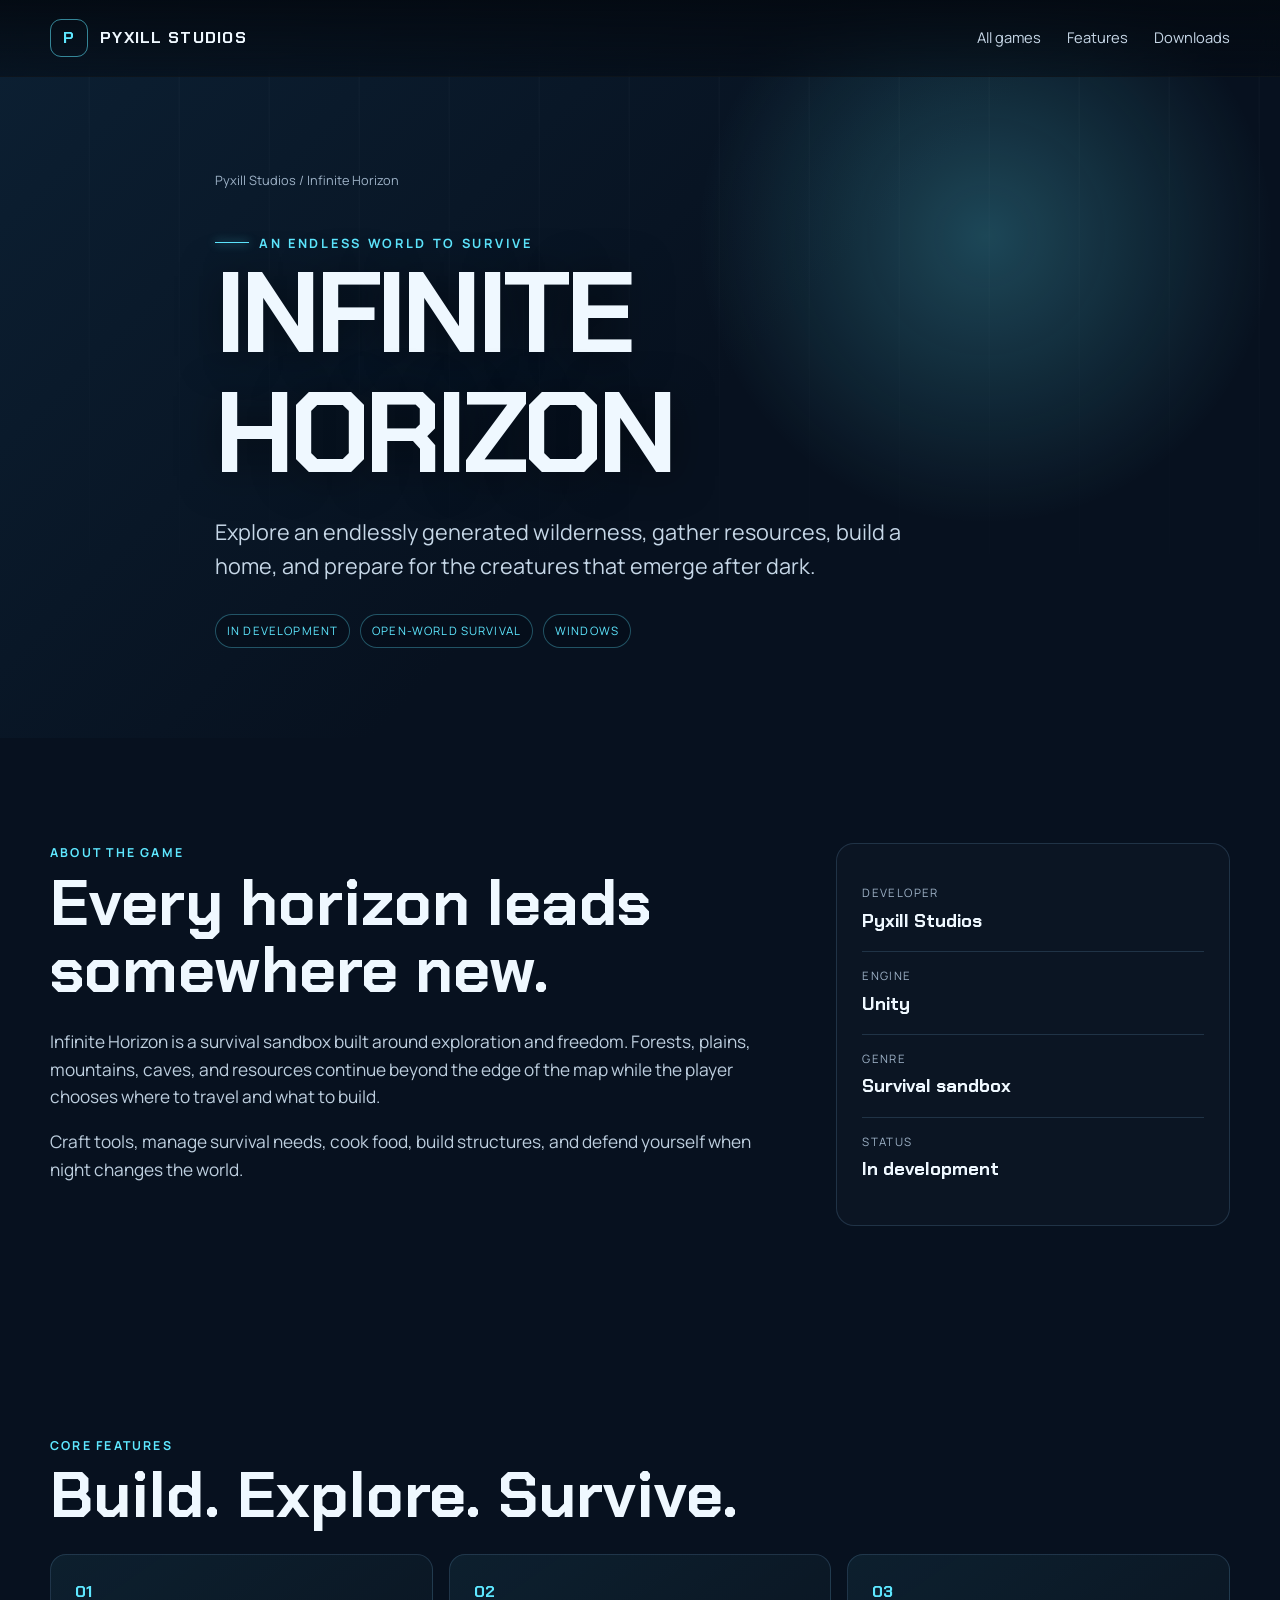
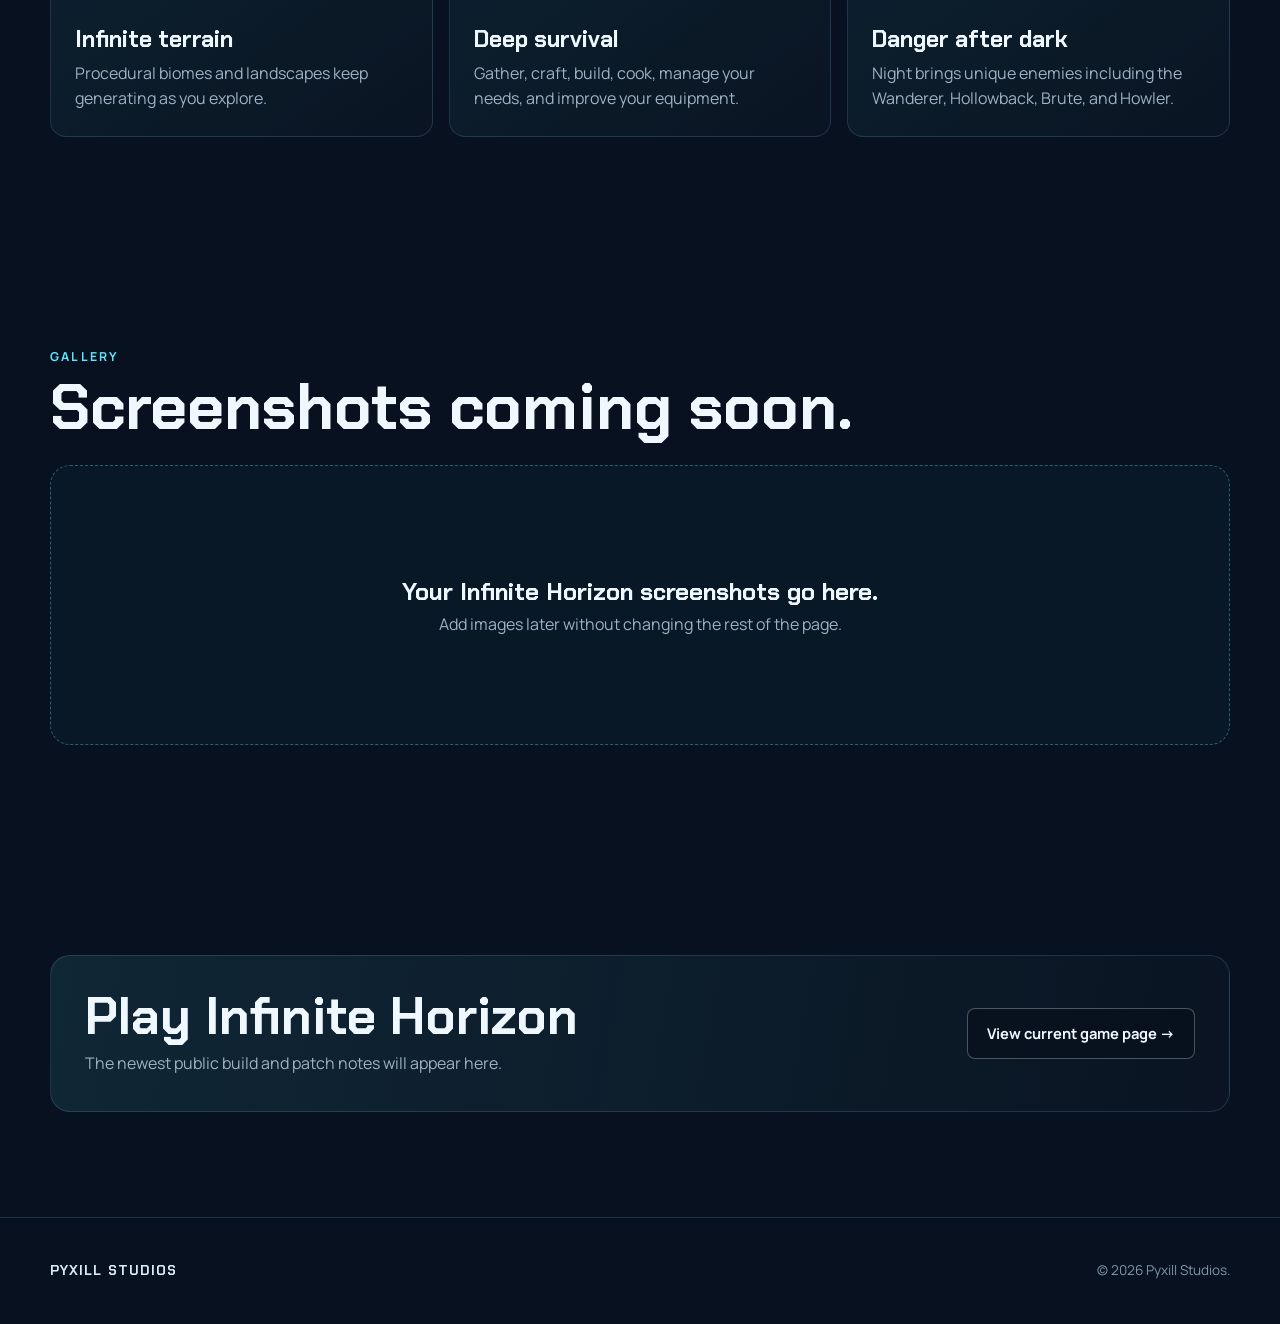
<file: Infinite-Horizon/index.html>
<!doctype html><html lang="en"><head><meta charset="utf-8"><meta name="viewport" content="width=device-width,initial-scale=1"><meta name="description" content="Infinite Horizon — an endless open-world survival game by Pyxill Studios."><title>Infinite Horizon | Pyxill Studios</title><link rel="preconnect" href="https://fonts.googleapis.com"><link rel="preconnect" href="https://fonts.gstatic.com" crossorigin><link href="https://fonts.googleapis.com/css2?family=Chakra+Petch:wght@500;600;700&family=Manrope:wght@400;500;600;700&display=swap" rel="stylesheet"><link rel="stylesheet" href="../styles.css"></head><body class="game-page">
<nav><div class="wrap nav-inner"><a class="brand" href="../"><span class="mark">P</span> PYXILL STUDIOS</a><button class="menu-button" aria-expanded="false">☰</button><div class="nav-links"><a href="../#games">All games</a><a href="#features">Features</a><a href="#downloads">Downloads</a></div></div></nav>
<header class="game-hero"><div class="wrap game-hero-content"><div class="crumbs"><a href="../">Pyxill Studios</a> / Infinite Horizon</div><div class="eyebrow">An endless world to survive</div><h1>INFINITE<br>HORIZON</h1><p class="lede">Explore an endlessly generated wilderness, gather resources, build a home, and prepare for the creatures that emerge after dark.</p><div class="status-row"><span class="pill">In development</span><span class="pill">Open-world survival</span><span class="pill">Windows</span></div></div></header>
<main><section><div class="wrap content-grid"><div class="prose reveal"><div class="kicker">About the game</div><h2>Every horizon leads somewhere new.</h2><p>Infinite Horizon is a survival sandbox built around exploration and freedom. Forests, plains, mountains, caves, and resources continue beyond the edge of the map while the player chooses where to travel and what to build.</p><p>Craft tools, manage survival needs, cook food, build structures, and defend yourself when night changes the world.</p></div><aside class="info-panel reveal"><div class="info-row"><span>Developer</span><strong>Pyxill Studios</strong></div><div class="info-row"><span>Engine</span><strong>Unity</strong></div><div class="info-row"><span>Genre</span><strong>Survival sandbox</strong></div><div class="info-row"><span>Status</span><strong>In development</strong></div></aside></div></section>
<section class="feature-section" id="features"><div class="wrap"><div class="kicker">Core features</div><h2 class="reveal">Build. Explore. Survive.</h2><div class="features"><article class="feature reveal"><span class="num">01</span><h3>Infinite terrain</h3><p>Procedural biomes and landscapes keep generating as you explore.</p></article><article class="feature reveal"><span class="num">02</span><h3>Deep survival</h3><p>Gather, craft, build, cook, manage your needs, and improve your equipment.</p></article><article class="feature reveal"><span class="num">03</span><h3>Danger after dark</h3><p>Night brings unique enemies including the Wanderer, Hollowback, Brute, and Howler.</p></article></div></div></section>
<section class="media-section"><div class="wrap"><div class="kicker">Gallery</div><h2>Screenshots coming soon.</h2><div class="media-placeholder reveal"><div><strong>Your Infinite Horizon screenshots go here.</strong>Add images later without changing the rest of the page.</div></div></div></section><section id="downloads"><div class="wrap"><div class="download-box reveal"><div><h2>Play Infinite Horizon</h2><p>The newest public build and patch notes will appear here.</p></div><a class="button secondary" href="https://pyxilbyte.github.io/Infinite-Horizon-Website/">View current game page →</a></div></div></section></main>
<footer><div class="wrap footer-inner"><div class="footer-brand">PYXILL STUDIOS</div><div>© <span data-year></span> Pyxill Studios.</div></div></footer><script src="../script.js"></script></body></html>
</file>
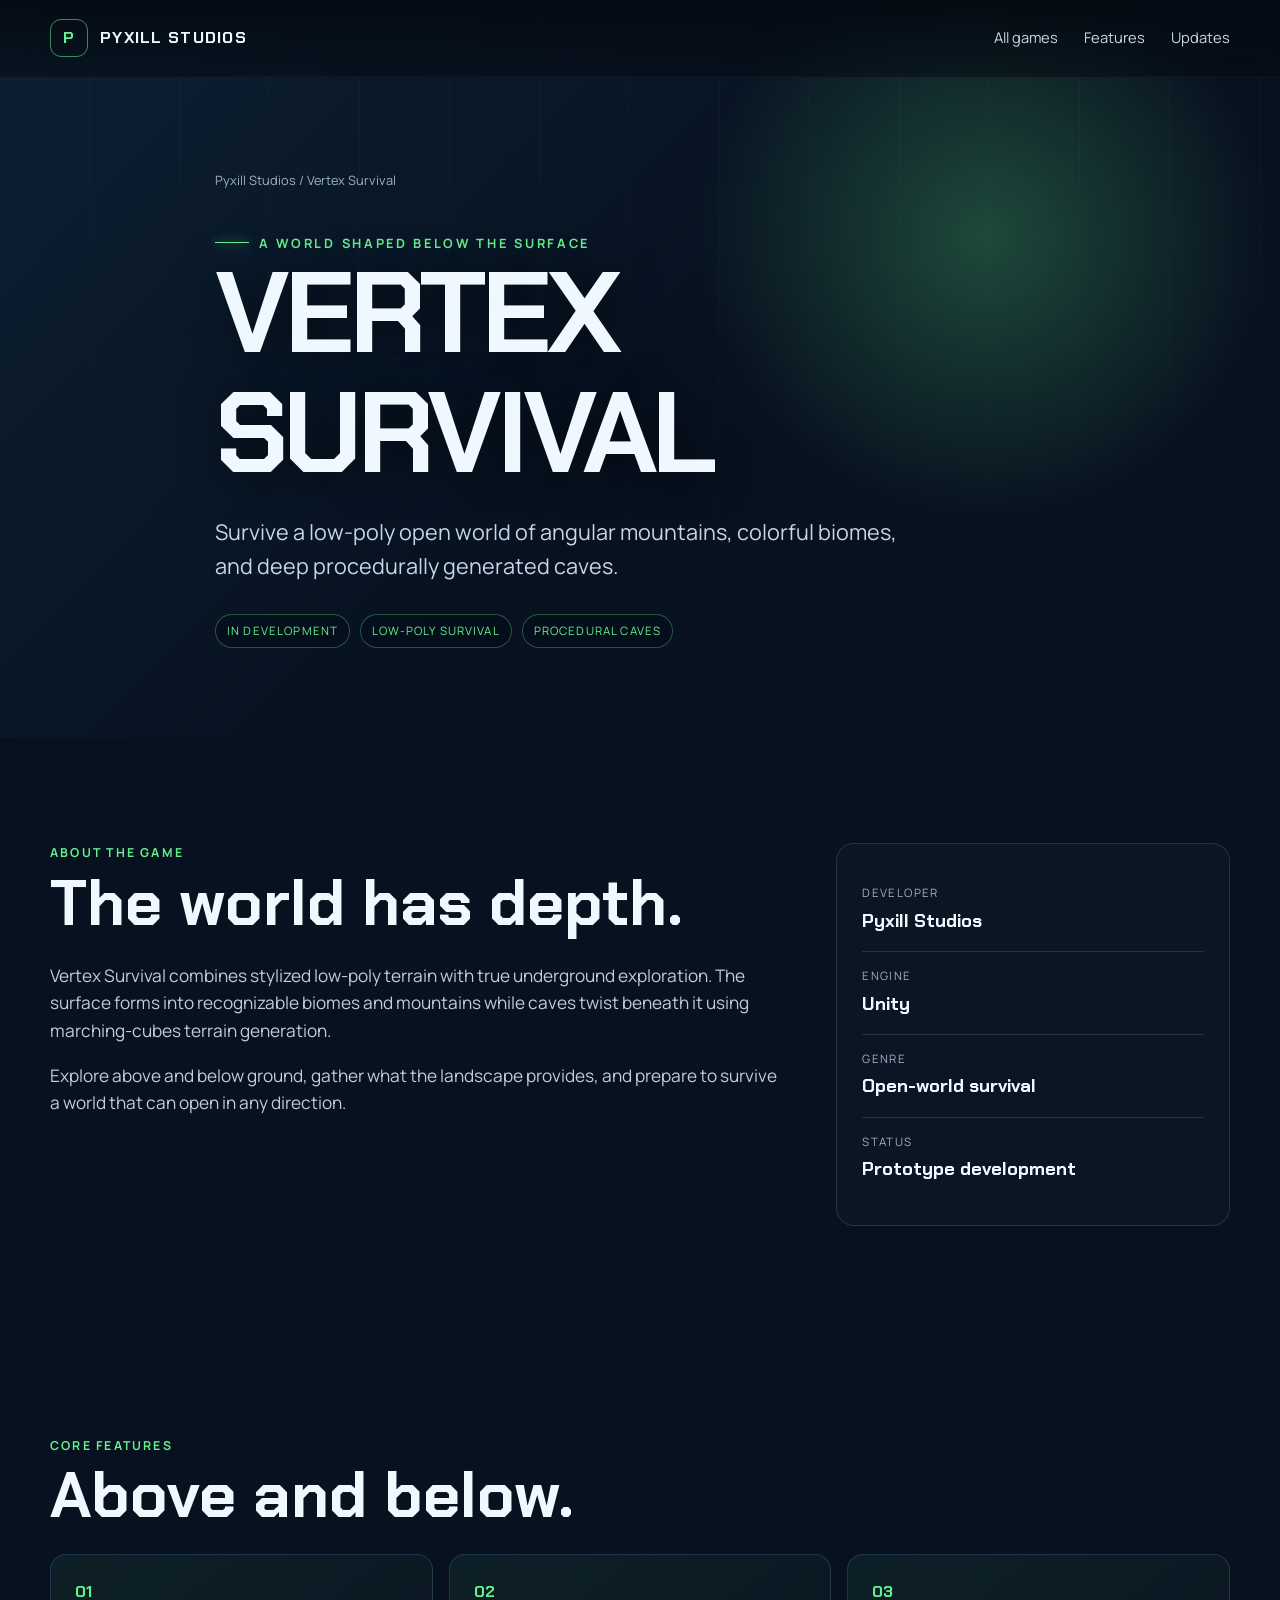
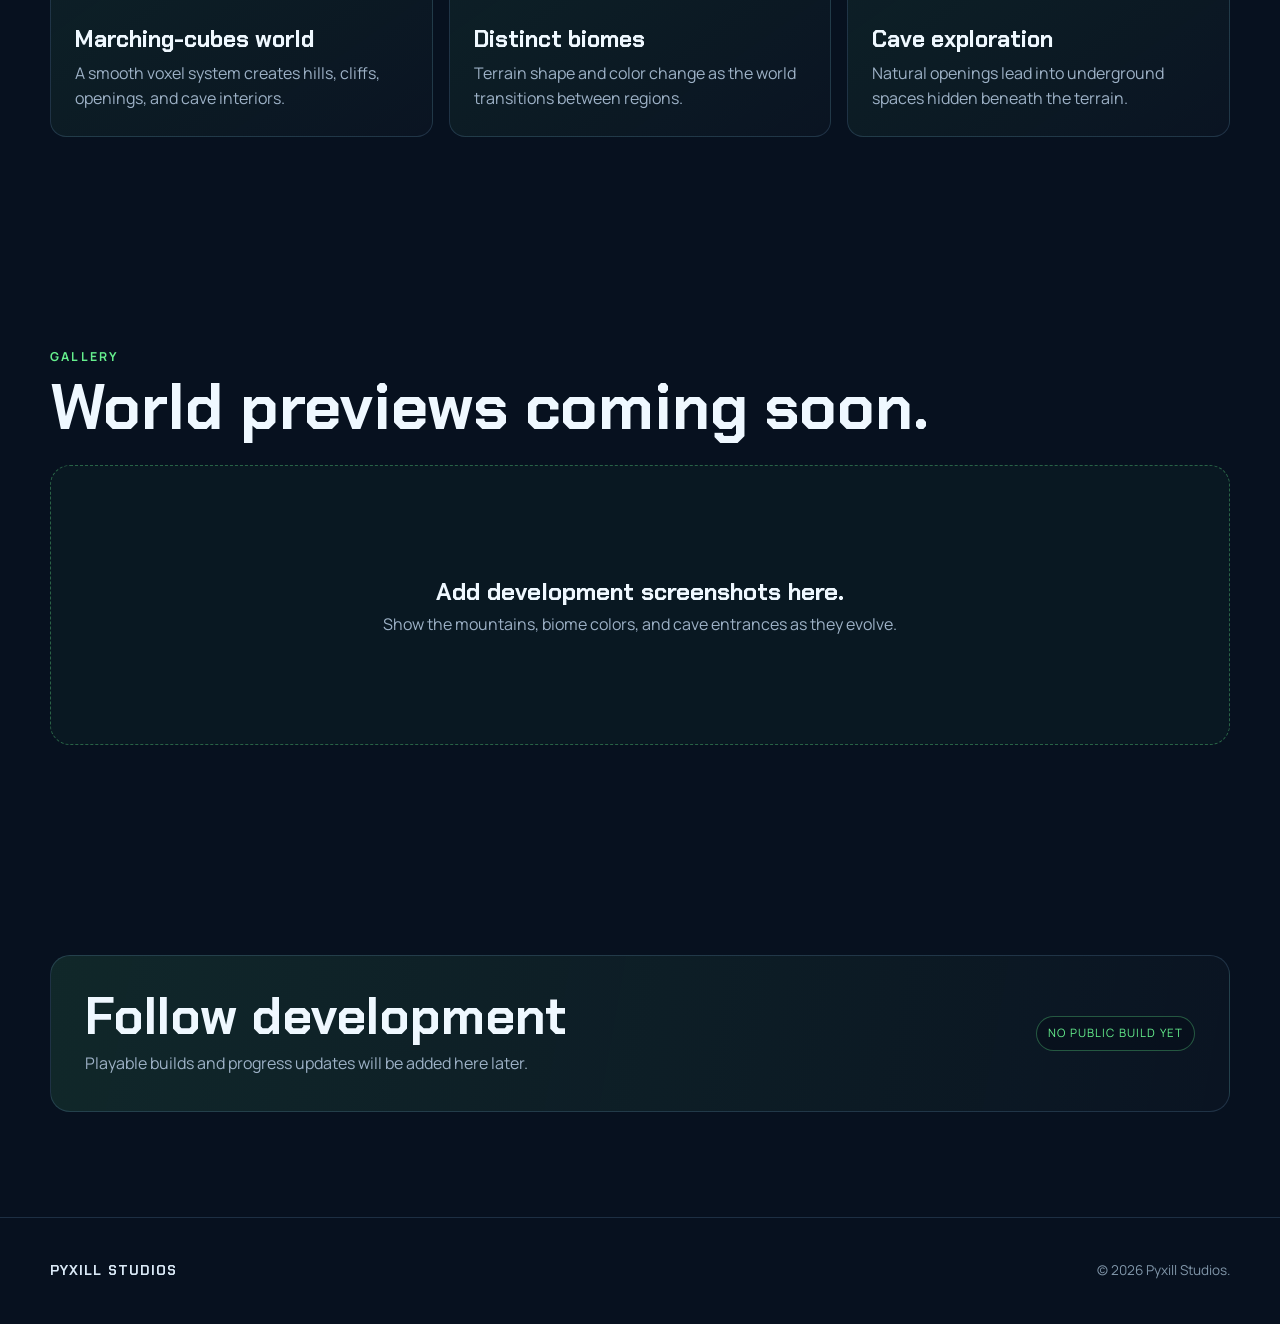
<file: Vertex-Survival/index.html>
<!doctype html><html lang="en"><head><meta charset="utf-8"><meta name="viewport" content="width=device-width,initial-scale=1"><meta name="description" content="Vertex Survival — a low-poly cave survival game by Pyxill Studios."><title>Vertex Survival | Pyxill Studios</title><link rel="preconnect" href="https://fonts.googleapis.com"><link rel="preconnect" href="https://fonts.gstatic.com" crossorigin><link href="https://fonts.googleapis.com/css2?family=Chakra+Petch:wght@500;600;700&family=Manrope:wght@400;500;600;700&display=swap" rel="stylesheet"><link rel="stylesheet" href="../styles.css"></head><body class="game-page vertex-theme">
<nav><div class="wrap nav-inner"><a class="brand" href="../"><span class="mark">P</span> PYXILL STUDIOS</a><button class="menu-button" aria-expanded="false">☰</button><div class="nav-links"><a href="../#games">All games</a><a href="#features">Features</a><a href="#downloads">Updates</a></div></div></nav>
<header class="game-hero"><div class="wrap game-hero-content"><div class="crumbs"><a href="../">Pyxill Studios</a> / Vertex Survival</div><div class="eyebrow">A world shaped below the surface</div><h1>VERTEX<br>SURVIVAL</h1><p class="lede">Survive a low-poly open world of angular mountains, colorful biomes, and deep procedurally generated caves.</p><div class="status-row"><span class="pill">In development</span><span class="pill">Low-poly survival</span><span class="pill">Procedural caves</span></div></div></header>
<main><section><div class="wrap content-grid"><div class="prose reveal"><div class="kicker">About the game</div><h2>The world has depth.</h2><p>Vertex Survival combines stylized low-poly terrain with true underground exploration. The surface forms into recognizable biomes and mountains while caves twist beneath it using marching-cubes terrain generation.</p><p>Explore above and below ground, gather what the landscape provides, and prepare to survive a world that can open in any direction.</p></div><aside class="info-panel reveal"><div class="info-row"><span>Developer</span><strong>Pyxill Studios</strong></div><div class="info-row"><span>Engine</span><strong>Unity</strong></div><div class="info-row"><span>Genre</span><strong>Open-world survival</strong></div><div class="info-row"><span>Status</span><strong>Prototype development</strong></div></aside></div></section>
<section class="feature-section" id="features"><div class="wrap"><div class="kicker">Core features</div><h2 class="reveal">Above and below.</h2><div class="features"><article class="feature reveal"><span class="num">01</span><h3>Marching-cubes world</h3><p>A smooth voxel system creates hills, cliffs, openings, and cave interiors.</p></article><article class="feature reveal"><span class="num">02</span><h3>Distinct biomes</h3><p>Terrain shape and color change as the world transitions between regions.</p></article><article class="feature reveal"><span class="num">03</span><h3>Cave exploration</h3><p>Natural openings lead into underground spaces hidden beneath the terrain.</p></article></div></div></section>
<section class="media-section"><div class="wrap"><div class="kicker">Gallery</div><h2>World previews coming soon.</h2><div class="media-placeholder reveal"><div><strong>Add development screenshots here.</strong>Show the mountains, biome colors, and cave entrances as they evolve.</div></div></div></section><section id="downloads"><div class="wrap"><div class="download-box reveal"><div><h2>Follow development</h2><p>Playable builds and progress updates will be added here later.</p></div><span class="pill">No public build yet</span></div></div></section></main><footer><div class="wrap footer-inner"><div class="footer-brand">PYXILL STUDIOS</div><div>© <span data-year></span> Pyxill Studios.</div></div></footer><script src="../script.js"></script></body></html>
</file>
<file: styles.css>
:root{--ink:#eff8ff;--muted:#9db1c6;--line:rgba(141,205,255,.16);--navy:#07111f;--max:1180px;--accent:#5ee7ff;--accent-rgb:94,231,255}*{box-sizing:border-box}html{scroll-behavior:smooth}body{margin:0;background:var(--navy);color:var(--ink);font-family:Manrope,system-ui,sans-serif;line-height:1.6;overflow-x:hidden}a{color:inherit}.wrap{width:min(calc(100% - 40px),var(--max));margin:auto}.skip{position:fixed;left:16px;top:-60px;z-index:99;background:#fff;color:#07111f;padding:10px 14px;border-radius:8px}.skip:focus{top:12px}nav{position:fixed;inset:0 0 auto;z-index:20;background:linear-gradient(180deg,rgba(4,10,18,.94),rgba(4,10,18,.5));backdrop-filter:blur(12px);border-bottom:1px solid rgba(255,255,255,.04)}.nav-inner{min-height:76px;display:flex;align-items:center;justify-content:space-between}.brand{display:flex;align-items:center;gap:12px;text-decoration:none;font-family:"Chakra Petch";font-weight:700;letter-spacing:.08em}.mark{display:grid;place-items:center;width:38px;height:38px;border:1px solid rgba(var(--accent-rgb),.55);border-radius:11px;color:var(--accent)}.nav-links{display:flex;gap:26px}.nav-links a{text-decoration:none;color:#c7d7e7;font-size:.92rem}.nav-links a:hover{color:var(--accent)}.menu-button{display:none;color:white;background:none;border:1px solid var(--line);border-radius:8px;padding:7px 10px;font-size:1.1rem}.hero{min-height:760px;height:100svh;display:grid;align-items:end;position:relative;background-image:linear-gradient(90deg,rgba(4,10,18,.08),rgba(4,10,18,.34) 38%,rgba(4,10,18,.08)),linear-gradient(0deg,#07111f 0%,transparent 48%),url('assets/pyxill-hero.png');background-size:cover;background-position:center}.hero:after{content:"";position:absolute;inset:0;background:linear-gradient(115deg,transparent 55%,rgba(var(--accent-rgb),.08));pointer-events:none}.hero-content{position:relative;z-index:2;padding:150px 0 11vh;max-width:760px}.eyebrow{display:inline-flex;align-items:center;gap:10px;text-transform:uppercase;letter-spacing:.21em;color:var(--accent);font-size:.8rem;font-weight:700}.eyebrow:before{content:"";width:34px;height:1px;background:var(--accent);box-shadow:0 0 10px var(--accent)}h1,h2,h3{font-family:"Chakra Petch";line-height:1.04;margin:0}h1{font-size:clamp(4rem,10vw,8.8rem);letter-spacing:-.045em;text-shadow:0 4px 40px rgba(0,0,0,.5)}h1 span{display:block;color:transparent;-webkit-text-stroke:1px rgba(239,248,255,.72)}.intro{max-width:650px;font-size:clamp(1rem,2vw,1.22rem);color:#c9d7e5;margin:22px 0 32px}.actions{display:flex;gap:14px;flex-wrap:wrap}.button{display:inline-flex;align-items:center;gap:12px;border-radius:8px;padding:13px 19px;text-decoration:none;font-weight:700;font-size:.92rem;transition:.2s}.button.primary{background:var(--accent);color:#041019;box-shadow:0 8px 30px rgba(var(--accent-rgb),.2)}.button.primary:hover{transform:translateY(-2px)}.button.secondary{border:1px solid rgba(255,255,255,.28);background:rgba(5,13,24,.44)}.button.secondary:hover{border-color:var(--accent);color:var(--accent)}section{padding:105px 0}.section-head{display:grid;grid-template-columns:1fr 1fr;gap:40px;align-items:end;margin-bottom:42px}.kicker{color:var(--accent);text-transform:uppercase;letter-spacing:.18em;font-size:.77rem;font-weight:700;margin-bottom:8px}.section-head h2,.about h2{font-size:clamp(2.6rem,6vw,5rem);letter-spacing:-.035em}.section-head p{color:var(--muted);margin:0;max-width:550px}.game-grid{display:grid;grid-template-columns:repeat(2,1fr);gap:20px}.game-card{position:relative;min-height:410px;padding:30px;border:1px solid var(--line);border-radius:22px;overflow:hidden;display:flex;flex-direction:column;justify-content:flex-end;background:linear-gradient(150deg,rgba(26,56,83,.88),rgba(7,17,31,.96));isolation:isolate}.game-card:first-child{grid-column:span 2;min-height:480px}.game-card:before{content:"";position:absolute;inset:0;z-index:-2;background:radial-gradient(circle at 78% 20%,rgba(94,231,255,.25),transparent 32%),linear-gradient(125deg,transparent 45%,rgba(74,222,128,.11))}.game-card.door:before{background:radial-gradient(ellipse at 78% 30%,rgba(167,139,250,.35),transparent 16%)}.game-card.vertex:before{background:linear-gradient(135deg,rgba(38,110,63,.3),transparent),repeating-linear-gradient(35deg,transparent 0 60px,rgba(89,255,144,.035) 61px 62px)}.game-card.effects:before{background:radial-gradient(circle at 80% 22%,rgba(255,68,68,.34),transparent 24%)}.game-card.capsule:before{background:radial-gradient(circle at 75% 22%,rgba(85,116,255,.34),transparent 25%)}.status{position:absolute;top:24px;left:24px;border:1px solid rgba(255,255,255,.18);background:rgba(4,10,18,.6);padding:7px 11px;border-radius:999px;text-transform:uppercase;letter-spacing:.12em;font-size:.68rem}.game-no{position:absolute;right:24px;top:15px;font-family:"Chakra Petch";font-size:5rem;font-weight:700;color:rgba(255,255,255,.055)}.game-card h3{font-size:clamp(2.1rem,4vw,4rem);margin-bottom:10px}.game-card p{max-width:600px;color:#b7c9da;margin:0 0 22px}.tags{display:flex;gap:8px;flex-wrap:wrap;margin-bottom:24px}.tags span{font-size:.7rem;letter-spacing:.08em;text-transform:uppercase;color:#b9d6e9;border:1px solid var(--line);border-radius:6px;padding:5px 8px}.card-link{text-decoration:none;font-weight:700;color:var(--accent);align-self:flex-start}.card-link:hover{text-decoration:underline;text-underline-offset:5px}.about{background:linear-gradient(180deg,rgba(255,255,255,.018),transparent)}.about-grid{display:grid;grid-template-columns:.8fr 1.2fr;gap:80px}.about-copy{font-size:1.14rem;color:#c7d7e6}.about-copy p:first-child{margin-top:0}.stats{display:grid;grid-template-columns:repeat(3,1fr);gap:12px;margin-top:36px}.stat{padding:18px;border-top:1px solid var(--line)}.stat strong{display:block;font-family:"Chakra Petch";font-size:1.7rem;color:var(--accent)}.stat span{font-size:.76rem;color:var(--muted);text-transform:uppercase;letter-spacing:.1em}.game-page.door-theme{--accent:#b49bff;--accent-rgb:180,155,255}.game-page.vertex-theme{--accent:#65ef8d;--accent-rgb:101,239,141}.game-page.effects-theme{--accent:#ff765f;--accent-rgb:255,118,95}.game-page.capsule-theme{--accent:#82a1ff;--accent-rgb:130,161,255}.game-hero{min-height:720px;padding:170px 0 90px;display:flex;align-items:end;position:relative;overflow:hidden;background:radial-gradient(circle at 77% 32%,rgba(var(--accent-rgb),.25),transparent 26%),linear-gradient(135deg,#0c2033,#07111f 55%)}.game-hero:before{content:"";position:absolute;inset:0;background:repeating-linear-gradient(90deg,transparent 0 88px,rgba(255,255,255,.025) 89px 90px);mask-image:linear-gradient(to bottom,black,transparent)}.game-hero-content{position:relative;z-index:1;max-width:850px}.crumbs{font-size:.8rem;color:var(--muted);margin-bottom:35px}.crumbs a{text-decoration:none}.crumbs a:hover{color:var(--accent)}.game-hero h1{font-size:clamp(3.6rem,9vw,8rem)}.game-hero .lede{font-size:clamp(1.05rem,2vw,1.35rem);color:#c6d7e7;max-width:720px;margin:22px 0 30px}.status-row{display:flex;gap:10px;flex-wrap:wrap}.pill{padding:7px 11px;border:1px solid rgba(var(--accent-rgb),.32);color:var(--accent);border-radius:999px;font-size:.72rem;letter-spacing:.1em;text-transform:uppercase;background:rgba(5,13,24,.45)}.content-grid{display:grid;grid-template-columns:1.3fr .7fr;gap:55px}.prose h2,.feature-section h2,.media-section h2{font-size:clamp(2.4rem,5vw,4.4rem);margin-bottom:24px}.prose p{color:#bdcede;font-size:1.08rem}.info-panel{border:1px solid var(--line);border-radius:18px;padding:25px;background:rgba(255,255,255,.02)}.info-row{padding:15px 0;border-bottom:1px solid var(--line)}.info-row:last-child{border:0}.info-row span{display:block;color:var(--muted);font-size:.72rem;text-transform:uppercase;letter-spacing:.12em}.info-row strong{display:block;margin-top:4px;font-family:"Chakra Petch";font-size:1.15rem}.features{display:grid;grid-template-columns:repeat(3,1fr);gap:16px}.feature{border:1px solid var(--line);border-radius:16px;padding:24px;background:linear-gradient(145deg,rgba(var(--accent-rgb),.07),rgba(255,255,255,.015))}.feature .num{color:var(--accent);font-family:"Chakra Petch";font-weight:700}.feature h3{font-size:1.45rem;margin:22px 0 10px}.feature p{color:var(--muted);margin:0}.media-placeholder{min-height:280px;border:1px dashed rgba(var(--accent-rgb),.35);border-radius:20px;display:grid;place-items:center;text-align:center;color:var(--muted);padding:30px;background:rgba(var(--accent-rgb),.03)}.media-placeholder strong{display:block;color:var(--ink);font-family:"Chakra Petch";font-size:1.5rem}.download-box{border:1px solid var(--line);border-radius:20px;padding:34px;display:flex;align-items:center;justify-content:space-between;gap:30px;background:linear-gradient(100deg,rgba(var(--accent-rgb),.1),rgba(255,255,255,.015))}.download-box h2{font-size:clamp(2rem,4vw,3.5rem)}.download-box p{color:var(--muted);margin:8px 0 0}footer{border-top:1px solid var(--line);padding:42px 0}.footer-inner{display:flex;justify-content:space-between;gap:24px;color:#8096a9;font-size:.85rem}.footer-brand{color:#d9e8f5;font-family:"Chakra Petch";font-weight:700;letter-spacing:.08em}.reveal{opacity:0;transform:translateY(24px);transition:opacity .7s,transform .7s}.reveal.visible{opacity:1;transform:none}@media(max-width:800px){.menu-button{display:block}.nav-links{display:none;position:absolute;top:76px;left:20px;right:20px;padding:18px;flex-direction:column;align-items:flex-start;border:1px solid var(--line);border-radius:12px;background:#07111f}.nav-links.open{display:flex}.hero{min-height:680px;background-position:58% center}.section-head,.about-grid,.content-grid{grid-template-columns:1fr;gap:25px}.game-grid{grid-template-columns:1fr}.game-card:first-child{grid-column:auto}.features,.stats{grid-template-columns:1fr}.download-box,.footer-inner{align-items:flex-start;flex-direction:column}section{padding:76px 0}.game-hero{min-height:650px;padding-top:145px}}@media(prefers-reduced-motion:reduce){html{scroll-behavior:auto}.reveal{opacity:1;transform:none;transition:none}}
</file>
